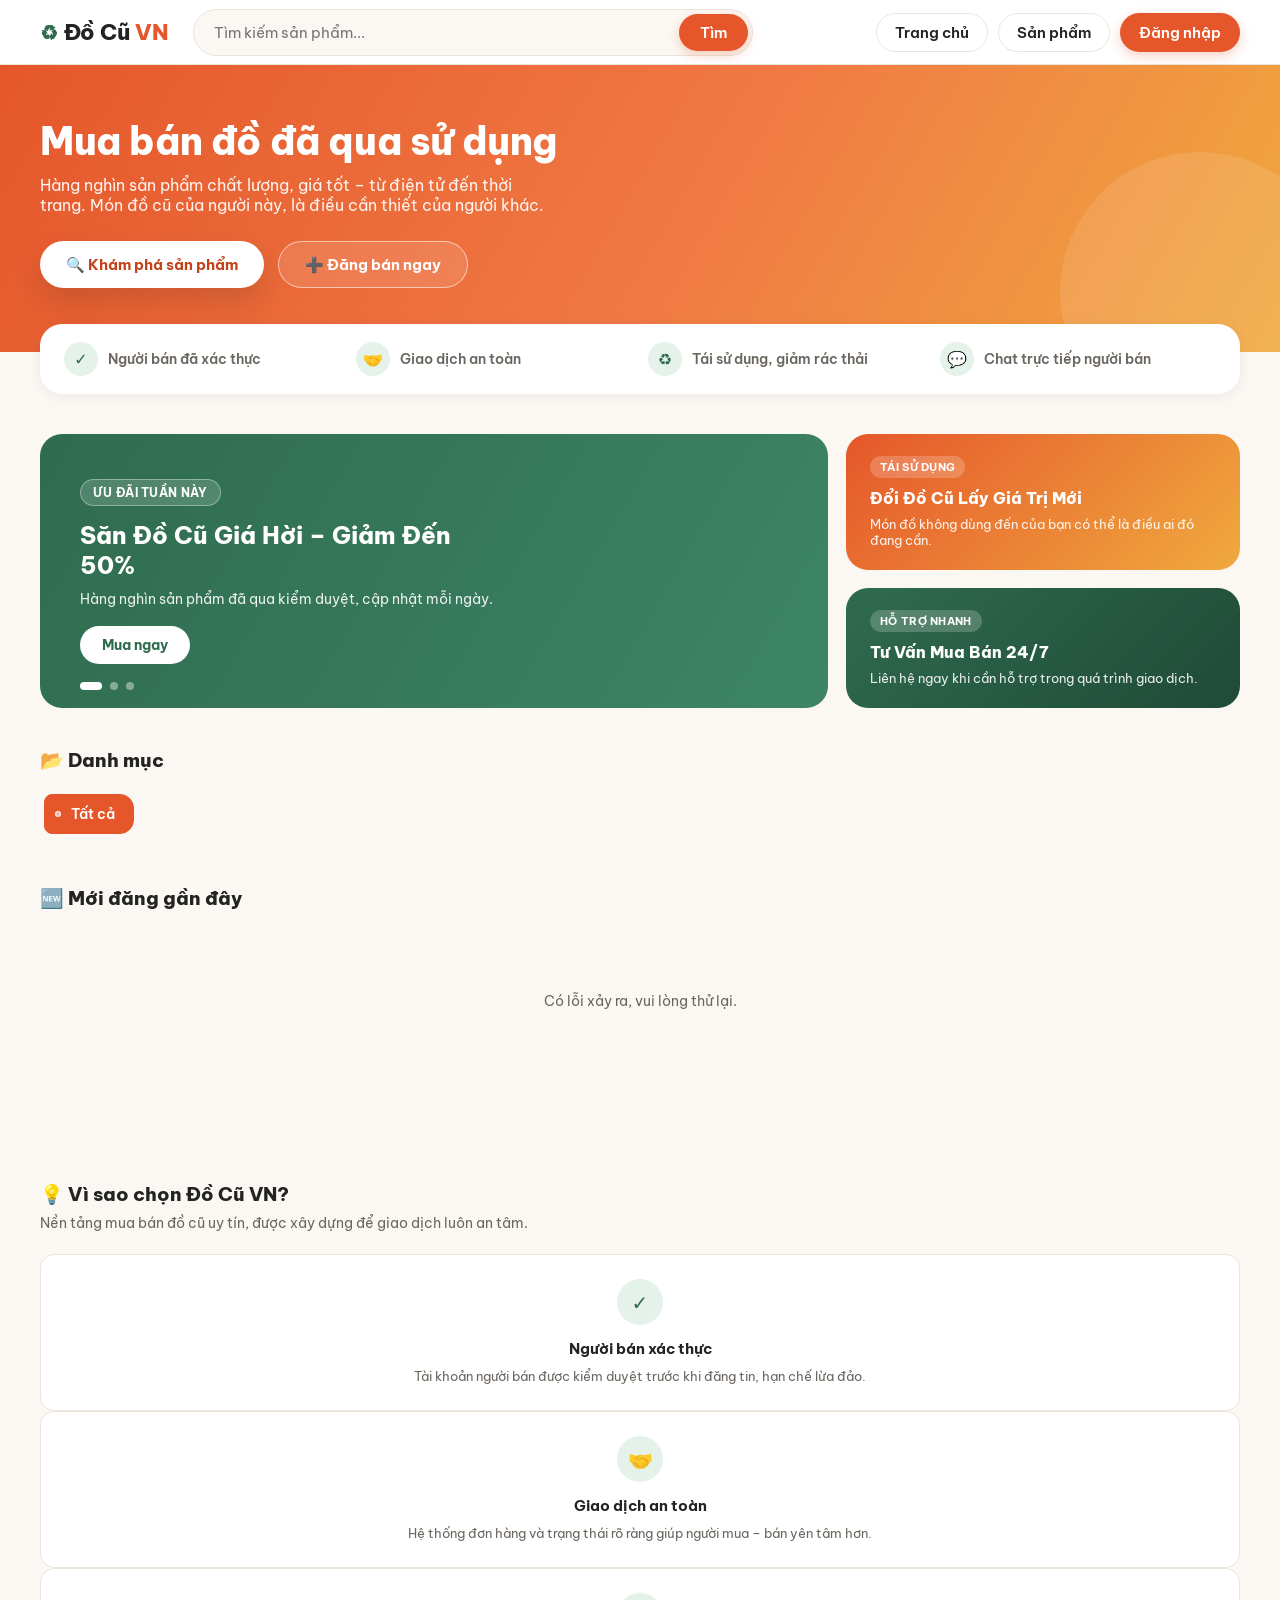
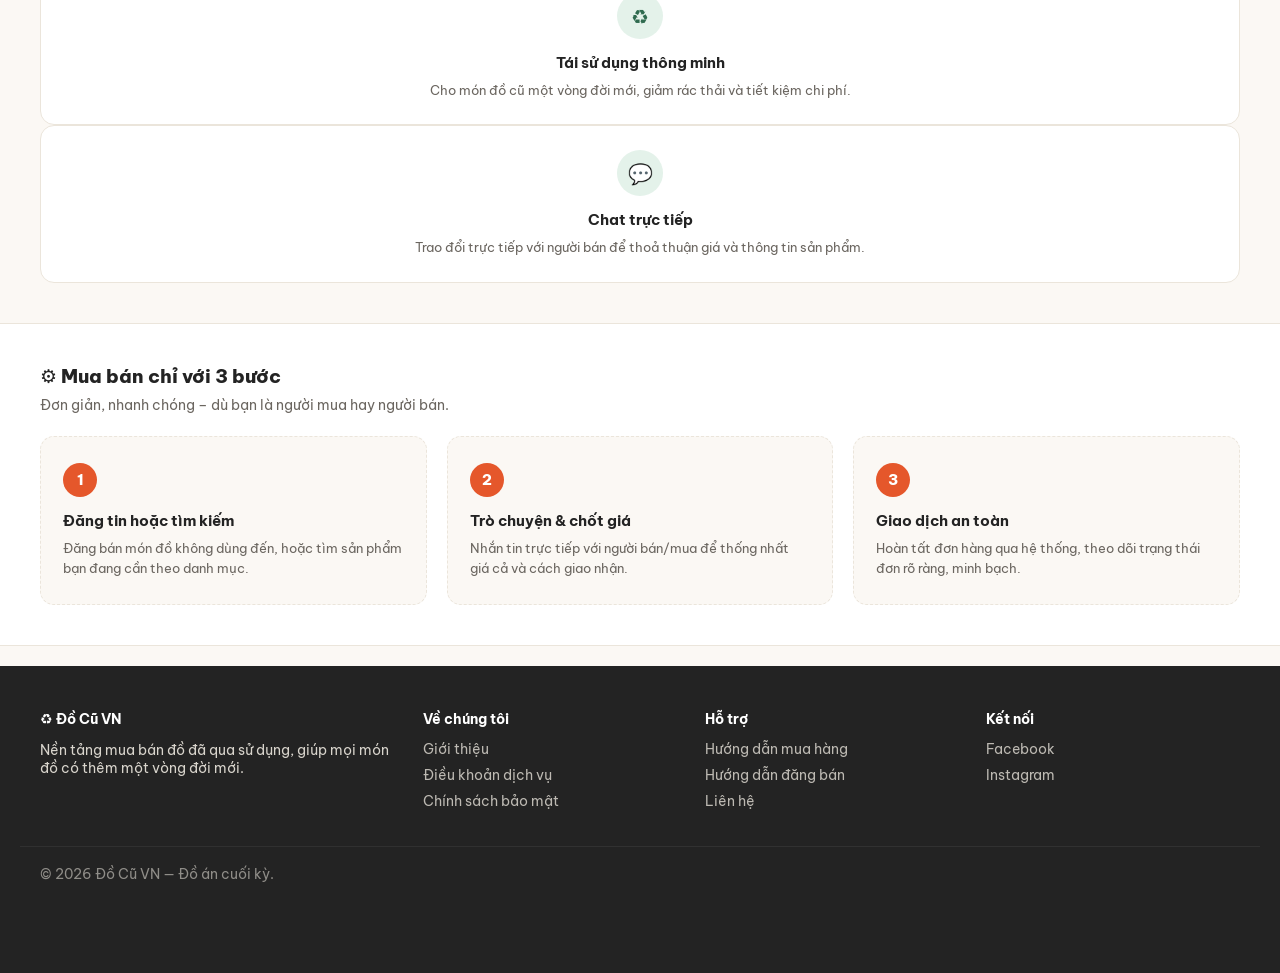
<file: index.html>
<!DOCTYPE html>
<html lang="vi">
<head>
    <meta charset="UTF-8">
    <meta name="viewport" content="width=device-width, initial-scale=1.0">
    <title>Đồ Cũ VN – Mua bán đồ đã qua sử dụng</title>
    <link rel="stylesheet" href="assets/css/style.css?v=4">
</head>
<body>


<header>
    <div class="header-inner">
        <a class="logo" href="index.html">Đồ Cũ<span>VN</span></a>

        <div class="header-search">
            <input type="text" id="header-search-input" placeholder="Tìm kiếm sản phẩm..." autocomplete="off"
                   onkeydown="if(event.key==='Enter') goSearch()">
            <button class="btn btn-primary" onclick="goSearch()">Tìm</button>
        </div>

        
        <button class="nav-toggle" id="nav-toggle" aria-label="Mở menu" onclick="toggleNav()">
            <span></span><span></span><span></span>
        </button>

        <nav class="header-nav" id="header-nav">
            <a href="index.html" class="btn btn-outline">Trang chủ</a>
            <a href="products.html" class="btn btn-outline">Sản phẩm</a>

            
            <a href="pages/login.html" class="btn btn-primary" id="nav-guest">Đăng nhập</a>

            
            <div class="nav-user-area" id="nav-user" style="display:none;">
                <a href="my-products.html" class="btn btn-outline" id="nav-my-orders" title="Tin đăng của tôi">📋 Tin đăng của tôi</a>
                <a href="pages/cart.php" class="nav-cart-btn" id="nav-cart" title="Giỏ hàng">
                    🛒
                    <span class="nav-cart-badge" id="nav-cart-count" style="display:none;">0</span>
                </a>
                <div class="nav-account" id="nav-account">
                    <button type="button" class="nav-account-btn" id="nav-account-btn" onclick="toggleAccountMenu(event)">
                        <span id="nav-username"></span>
                        <span class="nav-account-caret">▾</span>
                    </button>
                    <div class="nav-account-menu" id="nav-account-menu">
                        <a href="pages/dashboard.php">👤 Tài khoản của tôi</a>
                        <a href="pages/my-orders.php">🧾 Đơn mua</a>
                        <hr>
                        <a href="pages/logout.php">🚪 Đăng xuất</a>
                    </div>
                </div>
            </div>
        </nav>
    </div>
</header>


<section class="hero">
    <div class="container">
        <h1>Mua bán đồ đã qua sử dụng</h1>
        <p>Hàng nghìn sản phẩm chất lượng, giá tốt – từ điện tử đến thời trang. Món đồ cũ của người này, là điều cần thiết của người khác.</p>
        <div class="hero-cta">
            <a href="products.html" class="cta-primary">🔍 Khám phá sản phẩm</a>
            <a href="add-product.html" class="cta-outline">➕ Đăng bán ngay</a>
        </div>
    </div>
</section>


<div class="container">
    <div class="trust-strip">
        <div class="trust-item"><span class="dot">✓</span> Người bán đã xác thực</div>
        <div class="trust-item"><span class="dot">🤝</span> Giao dịch an toàn</div>
        <div class="trust-item"><span class="dot">♻</span> Tái sử dụng, giảm rác thải</div>
        <div class="trust-item"><span class="dot">💬</span> Chat trực tiếp người bán</div>
    </div>
</div>


<section class="section" style="padding-bottom:0;">
    <div class="container">
        <div class="promo-wrap">
            <div class="promo-carousel" id="promo-carousel">
                <div class="promo-slide active">
                    <span class="tag">ƯU ĐÃI TUẦN NÀY</span>
                    <h3>Săn Đồ Cũ Giá Hời – Giảm Đến 50%</h3>
                    <p>Hàng nghìn sản phẩm đã qua kiểm duyệt, cập nhật mỗi ngày.</p>
                    <a href="products.html">Mua ngay</a>
                </div>
                <div class="promo-slide">
                    <span class="tag">DÀNH CHO NGƯỜI BÁN</span>
                    <h3>Đăng Tin Miễn Phí – Bán Nhanh Trong 24H</h3>
                    <p>Tiếp cận hàng nghìn người mua tiềm năng chỉ trong vài phút.</p>
                    <a href="add-product.html">Đăng tin ngay</a>
                </div>
                <div class="promo-slide">
                    <span class="tag">THÀNH VIÊN MỚI</span>
                    <h3>Giao Dịch An Toàn – Hỗ Trợ Tận Tâm</h3>
                    <p>Đội ngũ hỗ trợ luôn sẵn sàng giúp bạn mua bán yên tâm.</p>
                    <a href="pages/register.php">Tạo tài khoản</a>
                </div>
                <div class="promo-dots" id="promo-dots"></div>
            </div>
            <div class="promo-side">
                <div class="promo-card c1">
                    <span class="tag">TÁI SỬ DỤNG</span>
                    <h4>Đổi Đồ Cũ Lấy Giá Trị Mới</h4>
                    <p>Món đồ không dùng đến của bạn có thể là điều ai đó đang cần.</p>
                </div>
                <div class="promo-card c2">
                    <span class="tag">HỖ TRỢ NHANH</span>
                    <h4>Tư Vấn Mua Bán 24/7</h4>
                    <p>Liên hệ ngay khi cần hỗ trợ trong quá trình giao dịch.</p>
                </div>
            </div>
        </div>
    </div>
</section>

<!-- DANH MỤC (giữ nguyên "thẻ giá" dashed – chi tiết đặc trưng của theme) -->
<section class="section">
    <div class="container">
        <div class="section-title">📂 Danh mục</div>
        <div class="category-list" id="category-list">
            <a href="products.html" class="category-chip active">Tất cả</a>
            <!-- Render động từ API -->
        </div>
    </div>
</section>

<!-- SẢN PHẨM MỚI NHẤT -->
<section class="section" style="padding-top:0;">
    <div class="container">
        <div class="section-title">🆕 Mới đăng gần đây</div>
        <div class="product-grid" id="product-grid">
            <div class="loading"><div class="spinner"></div><p>Đang tải sản phẩm...</p></div>
        </div>
        <div class="pagination" id="pagination"></div>
    </div>
</section>

<!-- VÌ SAO CHỌN ĐỒ CŨ VN -->
<section class="section">
    <div class="container">
        <div class="section-title">💡 Vì sao chọn Đồ Cũ VN?</div>
        <p class="section-sub">Nền tảng mua bán đồ cũ uy tín, được xây dựng để giao dịch luôn an tâm.</p>
        <div class="feature-grid">
            <div class="feature-card">
                <div class="f-icon">✓</div>
                <h4>Người bán xác thực</h4>
                <p>Tài khoản người bán được kiểm duyệt trước khi đăng tin, hạn chế lừa đảo.</p>
            </div>
            <div class="feature-card">
                <div class="f-icon">🤝</div>
                <h4>Giao dịch an toàn</h4>
                <p>Hệ thống đơn hàng và trạng thái rõ ràng giúp người mua – bán yên tâm hơn.</p>
            </div>
            <div class="feature-card">
                <div class="f-icon">♻</div>
                <h4>Tái sử dụng thông minh</h4>
                <p>Cho món đồ cũ một vòng đời mới, giảm rác thải và tiết kiệm chi phí.</p>
            </div>
            <div class="feature-card">
                <div class="f-icon">💬</div>
                <h4>Chat trực tiếp</h4>
                <p>Trao đổi trực tiếp với người bán để thoả thuận giá và thông tin sản phẩm.</p>
            </div>
        </div>
    </div>
</section>

<!-- CÁCH THỨC HOẠT ĐỘNG -->
<section class="section section-alt">
    <div class="container">
        <div class="section-title">⚙️ Mua bán chỉ với 3 bước</div>
        <p class="section-sub">Đơn giản, nhanh chóng – dù bạn là người mua hay người bán.</p>
        <div class="steps-grid">
            <div class="step-card">
                <div class="step-num">1</div>
                <h4>Đăng tin hoặc tìm kiếm</h4>
                <p>Đăng bán món đồ không dùng đến, hoặc tìm sản phẩm bạn đang cần theo danh mục.</p>
            </div>
            <div class="step-card">
                <div class="step-num">2</div>
                <h4>Trò chuyện & chốt giá</h4>
                <p>Nhắn tin trực tiếp với người bán/mua để thống nhất giá cả và cách giao nhận.</p>
            </div>
            <div class="step-card">
                <div class="step-num">3</div>
                <h4>Giao dịch an toàn</h4>
                <p>Hoàn tất đơn hàng qua hệ thống, theo dõi trạng thái đơn rõ ràng, minh bạch.</p>
            </div>
        </div>
    </div>
</section>

<!-- FOOTER -->
<footer>
    <div class="container footer-grid">
        <div>
            <h4>♻ Đồ Cũ VN</h4>
            <p>Nền tảng mua bán đồ đã qua sử dụng, giúp mọi món đồ có thêm một vòng đời mới.</p>
        </div>
        <div>
            <h4>Về chúng tôi</h4>
            <ul>
                <li>Giới thiệu</li>
                <li>Điều khoản dịch vụ</li>
                <li>Chính sách bảo mật</li>
            </ul>
        </div>
        <div>
            <h4>Hỗ trợ</h4>
            <ul>
                <li>Hướng dẫn mua hàng</li>
                <li>Hướng dẫn đăng bán</li>
                <li>Liên hệ</li>
            </ul>
        </div>
        <div>
            <h4>Kết nối</h4>
            <ul>
                <li>Facebook</li>
                <li>Instagram</li>
            </ul>
        </div>
    </div>
    <div class="container footer-bottom">
        © 2026 Đồ Cũ VN — Đồ án cuối kỳ.
    </div>
</footer>

<nav class="mobile-tabbar">
    <a href="index.html" class="active"><span class="tab-icon">🏠</span>Trang chủ</a>
    <a href="products.html"><span class="tab-icon">📂</span>Danh mục</a>
    <a href="add-product.html"><span class="tab-icon">➕</span>Đăng bán</a>
    <a href="pages/cart.php" id="tab-cart">
        <span class="tab-icon">🛒</span>Giỏ hàng
        <span class="tab-badge" id="tab-cart-count" style="display:none;">0</span>
    </a>
    <a href="pages/login.html" id="tab-account"><span class="tab-icon">👤</span>Tài khoản</a>
</nav>

<script src="assets/js/main.js"></script>
<script>
    
    function toggleNav(){
        document.getElementById('header-nav').classList.toggle('open');
    }

    
    function toggleAccountMenu(e){
        e.stopPropagation();
        document.getElementById('nav-account').classList.toggle('open');
    }

    
    document.addEventListener('click', function(e){
        const acc = document.getElementById('nav-account');
        if (acc && !acc.contains(e.target)) {
            acc.classList.remove('open');
        }
    });

    
    fetch('api/auth-check.php')
        .then(r => r.json())
        .then(data => {
            if (data.success && data.logged_in) {
                document.getElementById('nav-guest').style.display = 'none';
                document.getElementById('nav-user').style.display = 'flex';
                document.getElementById('nav-username').textContent =
                    (data.user.fullname || data.user.username);

                
                const tabAccount = document.getElementById('tab-account');
                tabAccount.href = 'pages/dashboard.php';
                tabAccount.innerHTML = '<span class="tab-icon">👤</span>' + (data.user.username);

                
                fetch('api/cart/count.php')
                    .then(r => r.json())
                    .then(c => {
                        if(c.success && c.count > 0){
                            const badge = document.getElementById('nav-cart-count');
                            badge.textContent = c.count;
                            badge.style.display = 'flex';

                            const tabBadge = document.getElementById('tab-cart-count');
                            tabBadge.textContent = c.count;
                            tabBadge.style.display = 'flex';
                        }
                    })
                    .catch(() => {});
            }
        })
        .catch(() => {  });

    
    function goSearch() {
        const q = document.getElementById('header-search-input').value.trim();
        if (q) window.location.href = `search.html?q=${encodeURIComponent(q)}`;
    }

    // Tải danh mục
    fetch('api/categories.php')
        .then(r => r.json())
        .then(data => {
            if (!data.success) return;
            const list = document.getElementById('category-list');
            data.data.forEach(c => {
                const a = document.createElement('a');
                a.href = `products.html?category_id=${c.id}`;
                a.className = 'category-chip';
                a.textContent = c.name;
                list.appendChild(a);
            });
        });

    // Tải sản phẩm mới nhất
    loadProducts('product-grid', 'pagination', { limit: 12 });

    // ---- Banner carousel tự động chạy ----
    (function initPromoCarousel(){
        const wrap = document.getElementById('promo-carousel');
        if (!wrap) return;
        const slides = wrap.querySelectorAll('.promo-slide');
        const dotsBox = document.getElementById('promo-dots');
        let current = 0;
        let timer = null;

        slides.forEach((_, i) => {
            const dot = document.createElement('span');
            if (i === 0) dot.classList.add('active');
            dot.addEventListener('click', () => goTo(i));
            dotsBox.appendChild(dot);
        });
        const dots = dotsBox.querySelectorAll('span');

        function goTo(i){
            slides[current].classList.remove('active');
            dots[current].classList.remove('active');
            current = i;
            slides[current].classList.add('active');
            dots[current].classList.add('active');
        }
        function next(){ goTo((current + 1) % slides.length); }
        function start(){ timer = setInterval(next, 4500); }

        start();
        wrap.addEventListener('mouseenter', () => clearInterval(timer));
        wrap.addEventListener('mouseleave', start);
    })();
</script>
</body>
</html>
</file>
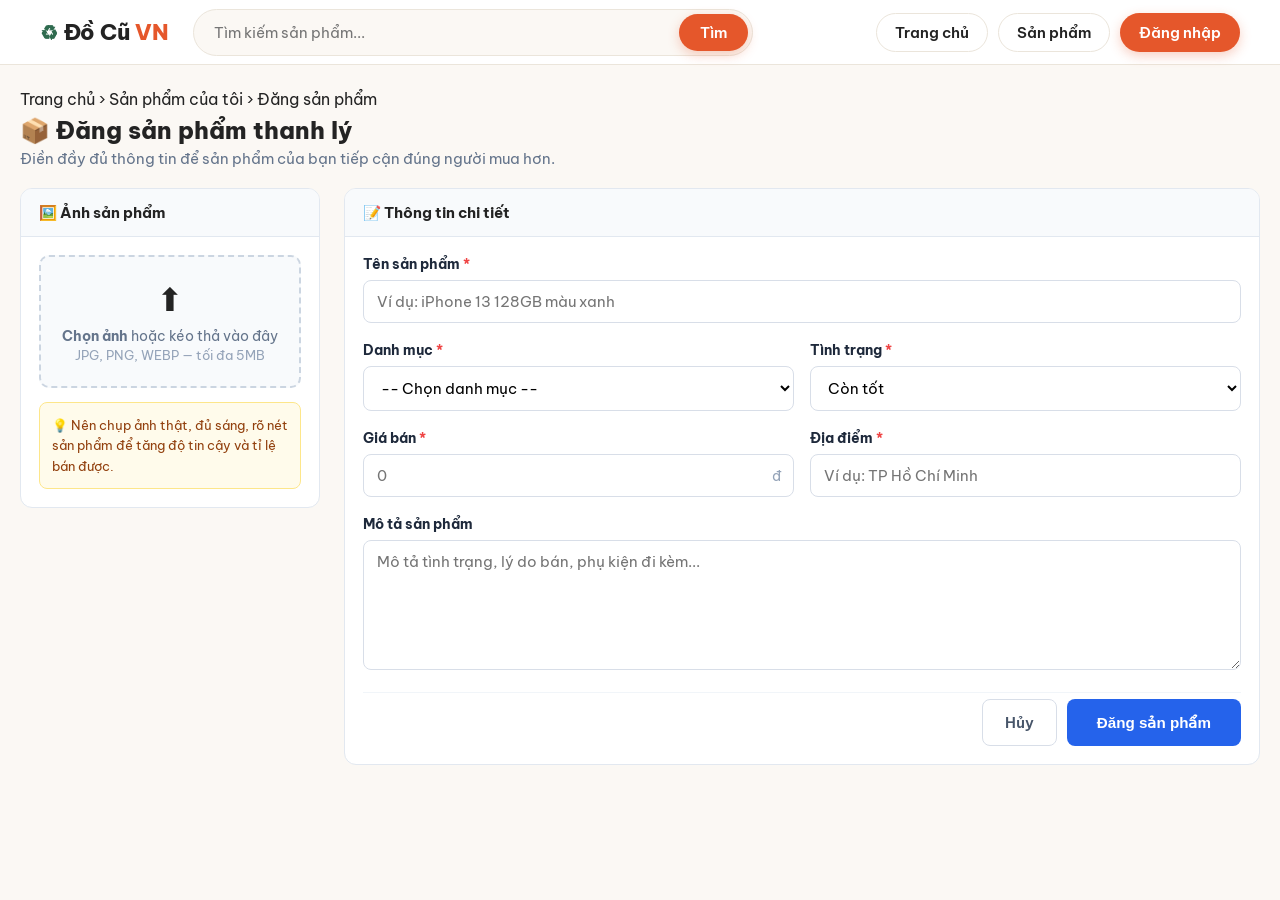
<file: add-product.html>
<!DOCTYPE html>
<html lang="vi">
<head>
<meta charset="UTF-8">
<meta name="viewport" content="width=device-width, initial-scale=1.0">
<title>Đăng sản phẩm – Đồ Cũ VN</title>
<link rel="stylesheet" href="assets/css/style.css">
<style>
   
    .ap-wrap{ padding:24px 0 60px; }
    .ap-head{ margin-bottom:20px; }
    .ap-head h1{ font-size:1.5rem; font-weight:800; margin:6px 0 4px; }
    .ap-head p{ color:#64748b; font-size:0.92rem; margin:0; }

    .ap-grid{
        display:grid;
        grid-template-columns:300px 1fr;
        gap:24px;
        align-items:start;
    }

    .ap-card{
        background:#fff;
        border:1px solid #e2e8f0;
        border-radius:12px;
        overflow:hidden;
    }
    .ap-card-head{
        background:#f8fafc;
        padding:14px 18px;
        font-weight:700;
        font-size:0.92rem;
        border-bottom:1px solid #e2e8f0;
    }
    .ap-card-body{ padding:18px; }

    
    .ap-drop{
        border:2px dashed #cbd5e1;
        border-radius:10px;
        padding:22px 14px;
        text-align:center;
        cursor:pointer;
        transition:.2s;
        background:#f8fafc;
    }
    .ap-drop:hover, .ap-drop.dragover{ border-color:#2563eb; background:#eff6ff; }
    .ap-drop .ap-drop-icon{ font-size:2rem; margin-bottom:6px; }
    .ap-drop p{ margin:2px 0; font-size:0.85rem; color:#64748b; }
    .ap-drop small{ color:#94a3b8; }
    .ap-preview{
        margin-top:14px;
        width:100%;
        aspect-ratio:4/3;
        object-fit:cover;
        border-radius:10px;
        display:none;
        border:1px solid #e2e8f0;
    }
    .ap-hint{
        margin-top:14px;
        background:#fffbeb;
        border:1px solid #fde68a;
        border-radius:8px;
        padding:12px;
        font-size:0.8rem;
        color:#92400e;
        line-height:1.6;
    }

    /* Form */
    .ap-row{ display:grid; grid-template-columns:1fr 1fr; gap:16px; }
    .ap-group{ margin-bottom:18px; }
    .ap-group label{
        display:block; font-weight:700; font-size:0.88rem;
        margin-bottom:7px; color:#1e293b;
    }
    .ap-group .req{ color:#ef4444; }
    .ap-group input,
    .ap-group select,
    .ap-group textarea{
        width:100%;
        padding:11px 13px;
        border:1px solid #d8dee8;
        border-radius:8px;
        font-size:0.92rem;
        font-family:inherit;
        box-sizing:border-box;
        transition:.15s;
        background:#fff;
    }
    .ap-group input:focus,
    .ap-group select:focus,
    .ap-group textarea:focus{
        outline:none; border-color:#2563eb; box-shadow:0 0 0 3px rgba(37,99,235,.12);
    }
    .ap-group textarea{ resize:vertical; min-height:130px; }
    .ap-price-wrap{ position:relative; }
    .ap-price-wrap span{
        position:absolute; right:13px; top:50%; transform:translateY(-50%);
        color:#94a3b8; font-size:0.85rem; pointer-events:none;
    }

    .ap-actions{
        display:flex; gap:10px; justify-content:flex-end;
        padding-top:6px; border-top:1px solid #f1f5f9; margin-top:4px;
    }
    .ap-btn-submit{
        background:#2563eb; color:#fff; border:none;
        padding:13px 30px; border-radius:8px;
        font-size:0.95rem; font-weight:700; cursor:pointer;
        transition:.15s;
    }
    .ap-btn-submit:hover{ background:#1d4ed8; }
    .ap-btn-submit:disabled{ background:#93c5fd; cursor:not-allowed; }
    .ap-btn-cancel{
        background:#fff; color:#475569; border:1px solid #d8dee8;
        padding:13px 22px; border-radius:8px; font-size:0.95rem;
        font-weight:600; cursor:pointer; text-decoration:none; display:inline-flex;
        align-items:center;
    }
    .ap-btn-cancel:hover{ background:#f1f5f9; }

    #ap-message{ margin-top:14px; font-size:0.88rem; font-weight:600; display:none; padding:12px 14px; border-radius:8px; }
    #ap-message.success{ display:block; background:#f0fdf4; color:#16a34a; border:1px solid #bbf7d0; }
    #ap-message.error{ display:block; background:#fef2f2; color:#dc2626; border:1px solid #fecaca; }

    @media (max-width:760px){
        .ap-grid{ grid-template-columns:1fr; }
        .ap-row{ grid-template-columns:1fr; }
    }
</style>
</head>
<body>

<header>
    <div class="header-inner">
        <a class="logo" href="index.html">Đồ Cũ<span>VN</span></a>
        <div class="header-search">
            <input type="text" id="header-search-input" placeholder="Tìm kiếm sản phẩm..." autocomplete="off"
                   onkeydown="if(event.key==='Enter') goSearch()">
            <button class="btn btn-primary" onclick="goSearch()">Tìm</button>
        </div>
        <nav class="header-nav">
            <a href="index.html" class="btn btn-outline">Trang chủ</a>
            <a href="products.html" class="btn btn-outline">Sản phẩm</a>
            <a href="pages/login.html" class="btn btn-primary" id="nav-guest">Đăng nhập</a>
            <div class="nav-user-area" id="nav-user" style="display:none;">
                <a href="pages/cart.php" class="nav-cart-btn" id="nav-cart" title="Đơn hàng của tôi">
                    🛒
                    <span class="nav-cart-badge" id="nav-cart-count" style="display:none;">0</span>
                </a>
                <span class="nav-username" id="nav-username"></span>
                <a href="pages/logout.php" class="btn btn-outline" id="nav-logout">Đăng xuất</a>
            </div>
        </nav>
    </div>
</header>

<div class="container ap-wrap">

    <nav class="breadcrumb">
        <a href="index.html">Trang chủ</a> ›
        <a href="my-products.html">Sản phẩm của tôi</a> ›
        <span>Đăng sản phẩm</span>
    </nav>

    <div class="ap-head">
        <h1>📦 Đăng sản phẩm thanh lý</h1>
        <p>Điền đầy đủ thông tin để sản phẩm của bạn tiếp cận đúng người mua hơn.</p>
    </div>

    <form id="addProductForm" action="add.php" method="POST" enctype="multipart/form-data">
    <div class="ap-grid">

       
        <div class="ap-card">
            <div class="ap-card-head">🖼️ Ảnh sản phẩm</div>
            <div class="ap-card-body">
                <label class="ap-drop" id="dropZone">
                    <div class="ap-drop-icon">⬆️</div>
                    <p><strong>Chọn ảnh</strong> hoặc kéo thả vào đây</p>
                    <small>JPG, PNG, WEBP — tối đa 5MB</small>
                    <input type="file" name="image" id="image" accept="image/*" required style="display:none;">
                </label>
                <img id="previewImg" class="ap-preview" alt="Xem trước ảnh sản phẩm">
                <div class="ap-hint">
                    💡 Nên chụp ảnh thật, đủ sáng, rõ nét sản phẩm để tăng độ tin cậy và tỉ lệ bán được.
                </div>
            </div>
        </div>

       
        <div class="ap-card">
            <div class="ap-card-head">📝 Thông tin chi tiết</div>
            <div class="ap-card-body">

                <div class="ap-group">
                    <label>Tên sản phẩm <span class="req">*</span></label>
                    <input type="text" name="title" maxlength="255" placeholder="Ví dụ: iPhone 13 128GB màu xanh" required>
                </div>

                <div class="ap-row">
                    <div class="ap-group">
                        <label>Danh mục <span class="req">*</span></label>
                        <select name="category_id" id="category_id" required>
                            <option value="">-- Chọn danh mục --</option>
                        </select>
                    </div>
                    <div class="ap-group">
                        <label>Tình trạng <span class="req">*</span></label>
                        <select name="condition_item" required>
                            <option value="new">Mới</option>
                            <option value="like_new">Như mới</option>
                            <option value="good" selected>Còn tốt</option>
                            <option value="fair">Khá cũ</option>
                        </select>
                    </div>
                </div>

                <div class="ap-row">
                    <div class="ap-group">
                        <label>Giá bán <span class="req">*</span></label>
                        <div class="ap-price-wrap">
                            <input type="number" name="price" min="1000" step="1000" placeholder="0" required>
                            <span>đ</span>
                        </div>
                    </div>
                    <div class="ap-group">
                        <label>Địa điểm <span class="req">*</span></label>
                        <input type="text" name="location" placeholder="Ví dụ: TP Hồ Chí Minh" required>
                    </div>
                </div>

                <div class="ap-group">
                    <label>Mô tả sản phẩm</label>
                    <textarea name="description" placeholder="Mô tả tình trạng, lý do bán, phụ kiện đi kèm..."></textarea>
                </div>

                <div class="ap-actions">
                    <a href="my-products.html" class="ap-btn-cancel">Hủy</a>
                    <button type="submit" class="ap-btn-submit" id="submitBtn">Đăng sản phẩm</button>
                </div>

                <div id="ap-message"></div>
            </div>
        </div>

    </div>
    </form>

</div>

<script>
    function goSearch() {
        const q = document.getElementById('header-search-input').value.trim();
        if (q) window.location.href = `search.html?q=${encodeURIComponent(q)}`;
    }

    // Kiểm tra đăng nhập
    fetch('api/auth-check.php')
        .then(r => r.json())
        .then(data => {
            if (data.success && data.logged_in) {
                document.getElementById('nav-guest').style.display = 'none';
                document.getElementById('nav-user').style.display = 'flex';
                document.getElementById('nav-username').textContent =
                    '👤 ' + (data.user.fullname || data.user.username);
            } else {
                window.location.href = `pages/login.html?redirect=${encodeURIComponent('add-product.html')}`;
            }
        })
        .catch(() => {});

    // Tải danh mục
    fetch('api/categories.php')
        .then(res => res.json())
        .then(data => {
            if (!data.success) return;
            const select = document.getElementById('category_id');
            data.data.forEach(cat => {
                const option = document.createElement('option');
                option.value = cat.id;
                option.textContent = cat.name;
                select.appendChild(option);
            });
        })
        .catch(err => console.log(err));

    // Ảnh: preview + kéo thả
    const dropZone   = document.getElementById('dropZone');
    const imageInput = document.getElementById('image');
    const previewImg = document.getElementById('previewImg');

    function showPreview(file) {
        if (!file) { previewImg.style.display = 'none'; return; }
        previewImg.src = URL.createObjectURL(file);
        previewImg.style.display = 'block';
    }

    imageInput.addEventListener('change', function () { showPreview(this.files[0]); });

    ['dragenter', 'dragover'].forEach(evt =>
        dropZone.addEventListener(evt, e => { e.preventDefault(); dropZone.classList.add('dragover'); })
    );
    ['dragleave', 'drop'].forEach(evt =>
        dropZone.addEventListener(evt, e => { e.preventDefault(); dropZone.classList.remove('dragover'); })
    );
    dropZone.addEventListener('drop', e => {
        const file = e.dataTransfer.files[0];
        if (file) { imageInput.files = e.dataTransfer.files; showPreview(file); }
    });

    // Submit qua AJAX để hiện thông báo đẹp thay vì reload trang
    document.getElementById('addProductForm').addEventListener('submit', async function (e) {
        e.preventDefault();
        const msgBox = document.getElementById('ap-message');
        const btn = document.getElementById('submitBtn');
        msgBox.className = '';
        msgBox.style.display = 'none';
        btn.disabled = true;
        btn.textContent = 'Đang đăng...';

        try {
            const res = await fetch('add.php', { method: 'POST', body: new FormData(this), credentials: 'include' });
            const data = await res.json();

            msgBox.className = data.success ? 'success' : 'error';
            msgBox.textContent = data.message || (data.success ? 'Đăng sản phẩm thành công!' : 'Có lỗi xảy ra.');

            if (data.success) {
                setTimeout(() => { window.location.href = 'my-products.html'; }, 900);
            } else {
                btn.disabled = false;
                btn.textContent = 'Đăng sản phẩm';
            }
        } catch (err) {
            msgBox.className = 'error';
            msgBox.textContent = 'Không thể kết nối máy chủ, vui lòng thử lại.';
            btn.disabled = false;
            btn.textContent = 'Đăng sản phẩm';
        }
    });
</script>

</body>
</html>
</file>
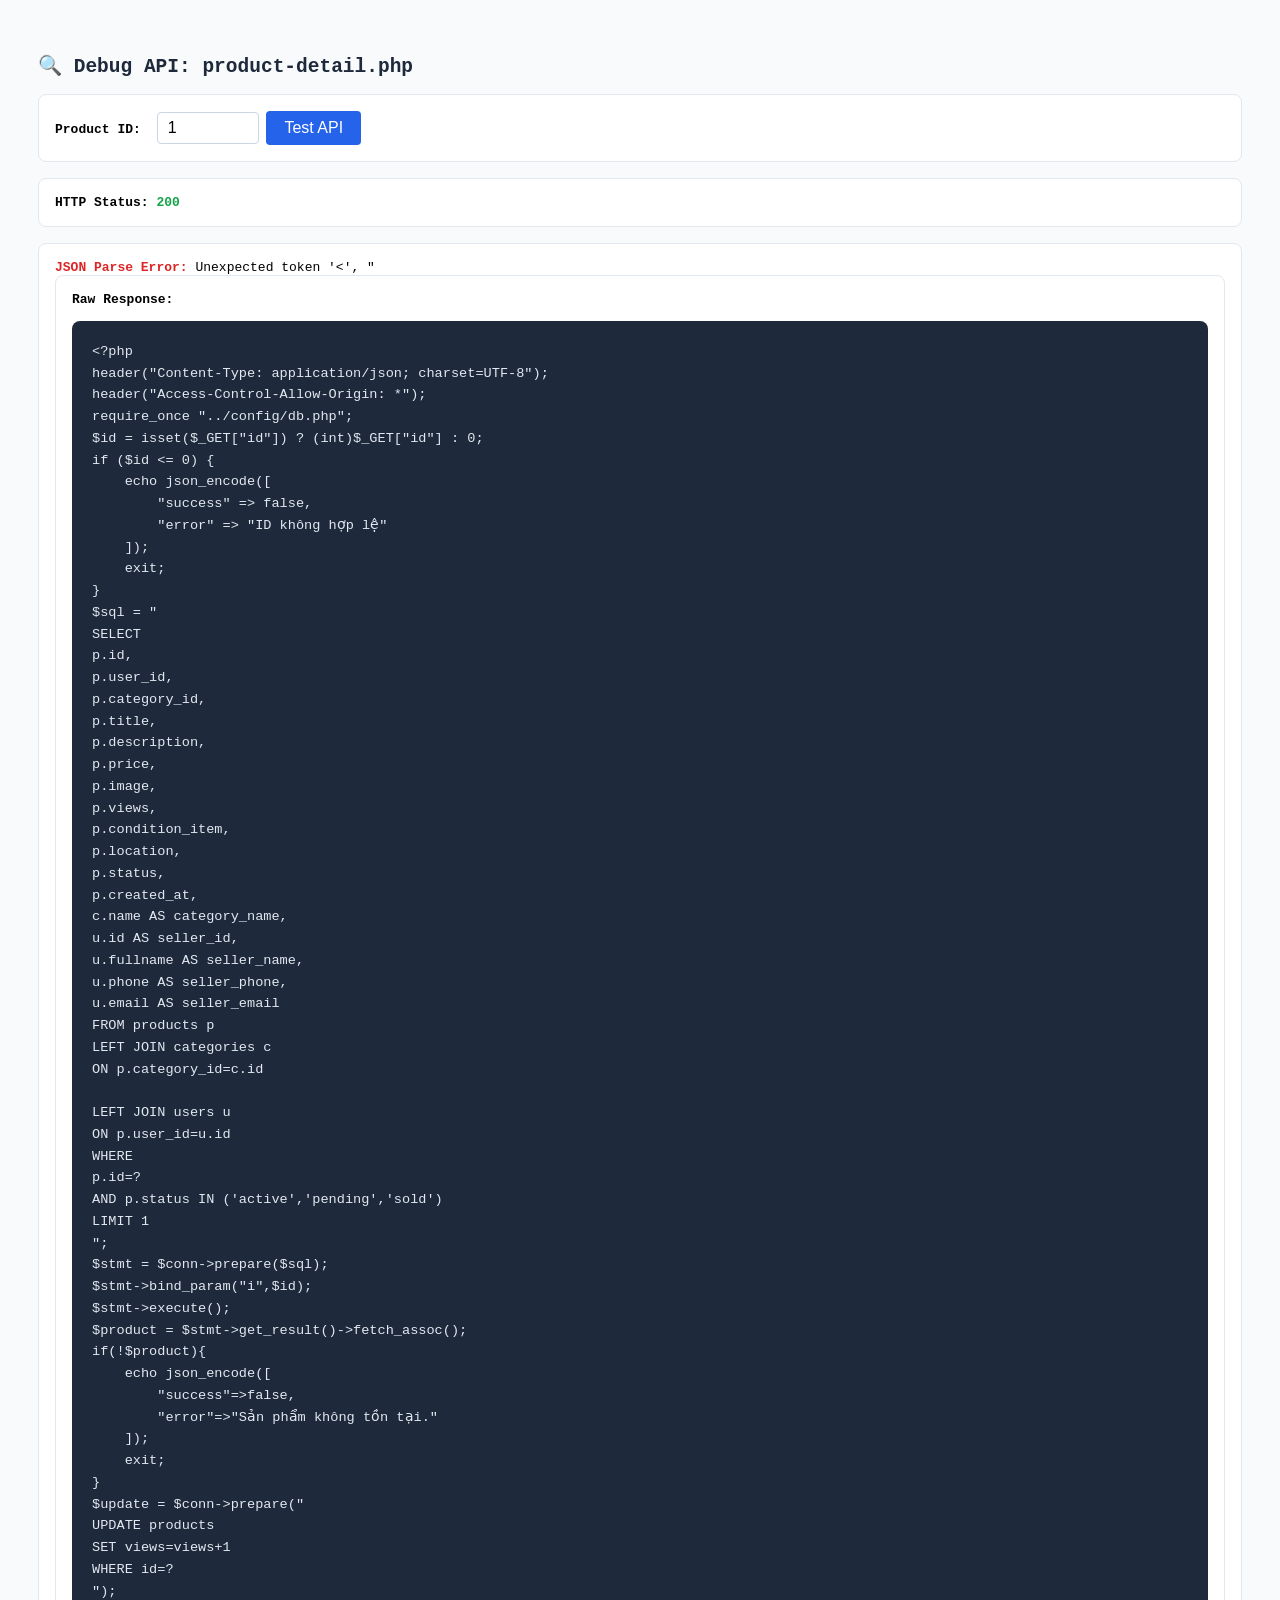
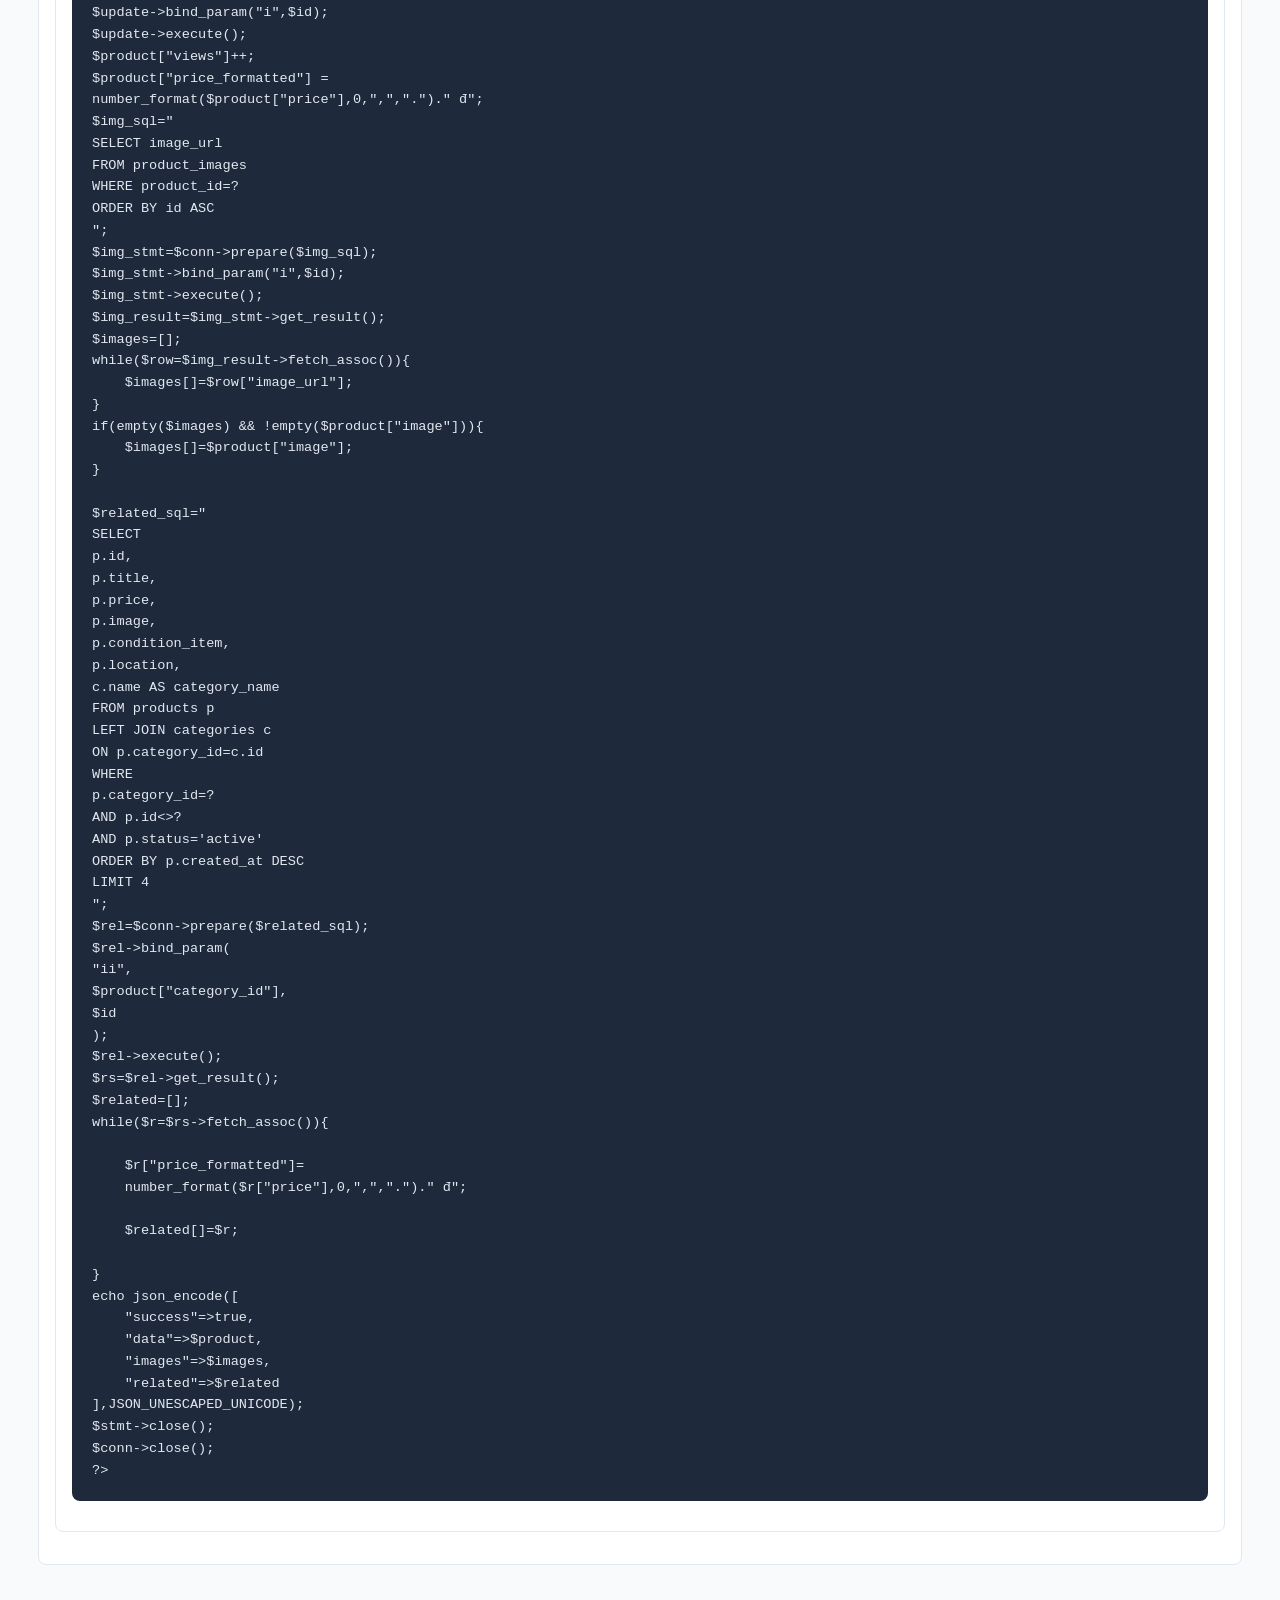
<file: debug-detail.html>
<!DOCTYPE html>
<html lang="vi">
<head>
    <meta charset="UTF-8">
    <title>Debug – Product Detail API</title>
    <style>
        body { font-family: monospace; padding: 30px; background: #f8fafc; }
        h2 { color: #1e293b; }
        .ok  { color: #16a34a; font-weight: bold; }
        .err { color: #dc2626; font-weight: bold; }
        pre  { background: #1e293b; color: #e2e8f0; padding: 20px; border-radius: 8px; overflow-x: auto; font-size: 0.85rem; line-height: 1.6; }
        .box { background: #fff; border: 1px solid #e2e8f0; border-radius: 8px; padding: 16px; margin-bottom: 16px; }
        label { font-weight: bold; margin-right: 8px; }
        input { padding: 6px 10px; border: 1px solid #cbd5e1; border-radius: 4px; font-size: 1rem; width: 80px; }
        button { padding: 8px 18px; background: #2563eb; color: #fff; border: none; border-radius: 4px; cursor: pointer; font-size: 1rem; }
    </style>
</head>
<body>
<h2>🔍 Debug API: product-detail.php</h2>

<div class="box">
    <label>Product ID:</label>
    <input type="number" id="pid" value="1" min="1">
    <button onclick="test()">Test API</button>
</div>

<div id="result"></div>

<script>
function test() {
    const id  = document.getElementById('pid').value;
    const out = document.getElementById('result');
    out.innerHTML = '<p>Đang gọi API...</p>';

    fetch(`api/product-detail.php?id=${id}`)
        .then(r => {
            const status = r.status;
            return r.text().then(text => ({ status, text }));
        })
        .then(({ status, text }) => {
            let parsed = null;
            let parseErr = '';
            try { parsed = JSON.parse(text); } catch(e) { parseErr = e.message; }

            let html = `<div class="box"><b>HTTP Status:</b> <span class="${status === 200 ? 'ok' : 'err'}">${status}</span></div>`;

            if (parseErr) {
                html += `<div class="box"><b class="err">JSON Parse Error:</b> ${parseErr}</div>`;
                html += `<div class="box"><b>Raw Response:</b><pre>${escHtml(text)}</pre></div>`;
            } else if (!parsed.success) {
                html += `<div class="box"><b class="err">API Error:</b> ${escHtml(parsed.error || 'Unknown')}</div>`;
                html += `<div class="box"><b>Full Response:</b><pre>${escHtml(JSON.stringify(parsed, null, 2))}</pre></div>`;
            } else {
                const p = parsed.data;
                html += `<div class="box">
                    <b class="ok">✅ API OK</b><br><br>
                    <b>ID:</b> ${p.id}<br>
                    <b>Tiêu đề:</b> ${escHtml(p.title)}<br>
                    <b>Giá:</b> ${p.price_formatted}<br>
                    <b>Danh mục:</b> ${escHtml(p.category_name)}<br>
                    <b>Người bán:</b> ${escHtml(p.seller_name)}<br>
                    <b>Ảnh (images[]):</b> ${parsed.images.length} ảnh<br>
                    <b>Sản phẩm liên quan:</b> ${parsed.related.length} sản phẩm<br>
                    <b>Mô tả (${p.description ? p.description.length : 0} ký tự):</b><br>
                    <pre style="margin-top:8px;">${escHtml((p.description || '(trống)').substring(0, 300))}...</pre>
                </div>`;
                html += `<div class="box"><b>Full JSON:</b><pre>${escHtml(JSON.stringify(parsed, null, 2))}</pre></div>`;
            }

            out.innerHTML = html;
        })
        .catch(err => {
            out.innerHTML = `<div class="box"><b class="err">Fetch Error:</b> ${err.message}</div>`;
        });
}

function escHtml(str) {
    return String(str || '')
        .replace(/&/g,'&amp;').replace(/</g,'&lt;').replace(/>/g,'&gt;');
}

// Tự động test khi load
window.onload = test;
</script>
</body>
</html>
</file>
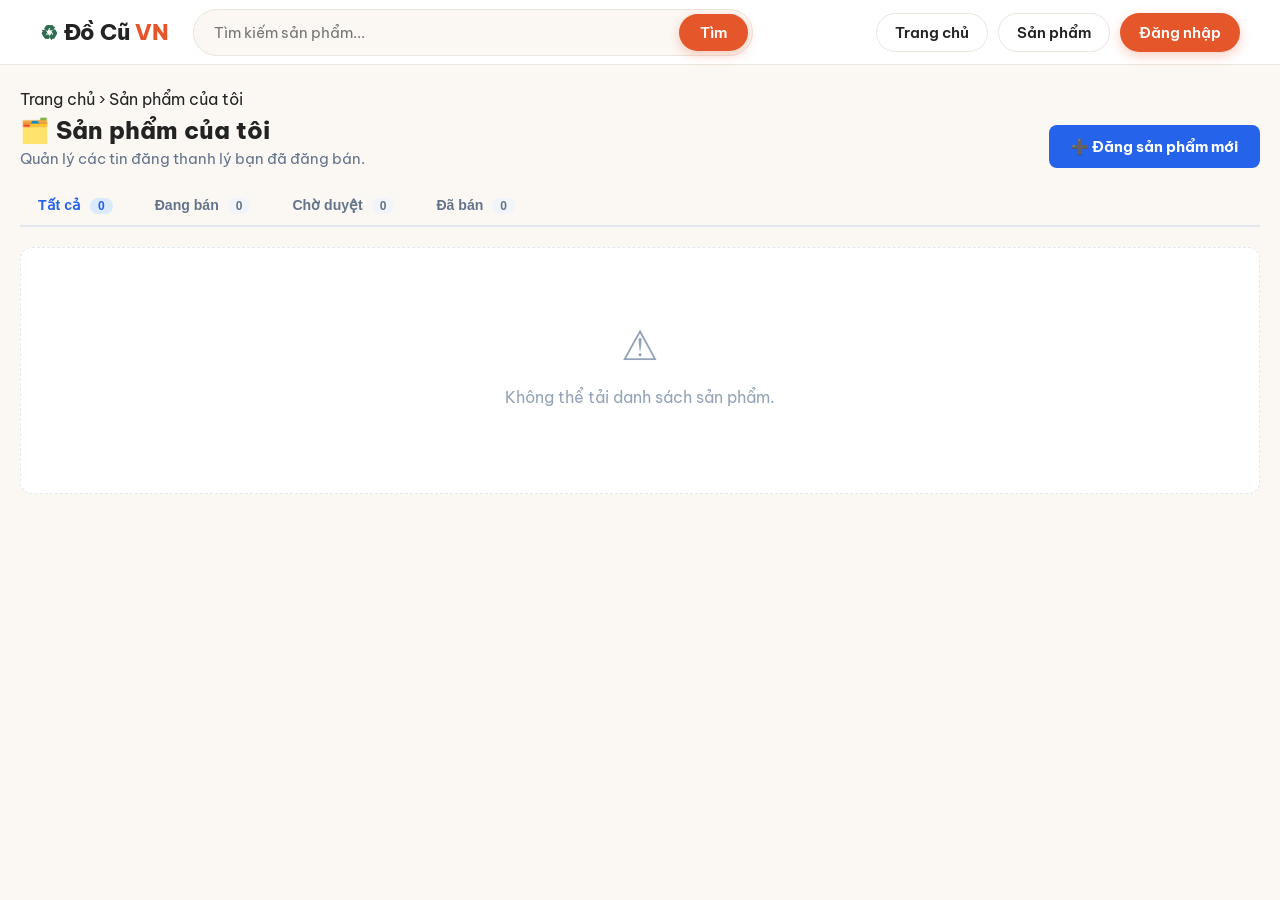
<file: edit-product.html>
<!DOCTYPE html>
<html lang="vi">
<head>
<meta charset="UTF-8">
<meta name="viewport" content="width=device-width, initial-scale=1.0">
<title>Sửa sản phẩm – Đồ Cũ VN</title>
<link rel="stylesheet" href="assets/css/style.css">
<style>
    
    .ap-wrap{ padding:24px 0 60px; }
    .ap-head{ margin-bottom:20px; }
    .ap-head h1{ font-size:1.5rem; font-weight:800; margin:6px 0 4px; }
    .ap-head p{ color:#64748b; font-size:0.92rem; margin:0; }

    .ap-grid{ display:grid; grid-template-columns:300px 1fr; gap:24px; align-items:start; }

    .ap-card{ background:#fff; border:1px solid #e2e8f0; border-radius:12px; overflow:hidden; }
    .ap-card-head{ background:#f8fafc; padding:14px 18px; font-weight:700; font-size:0.92rem; border-bottom:1px solid #e2e8f0; }
    .ap-card-body{ padding:18px; }

    .ap-drop{
        border:2px dashed #cbd5e1; border-radius:10px; padding:22px 14px;
        text-align:center; cursor:pointer; transition:.2s; background:#f8fafc;
    }
    .ap-drop:hover, .ap-drop.dragover{ border-color:#2563eb; background:#eff6ff; }
    .ap-drop .ap-drop-icon{ font-size:2rem; margin-bottom:6px; }
    .ap-drop p{ margin:2px 0; font-size:0.85rem; color:#64748b; }
    .ap-drop small{ color:#94a3b8; }
    .ap-preview{
        margin-top:14px; width:100%; aspect-ratio:4/3; object-fit:cover;
        border-radius:10px; display:none; border:1px solid #e2e8f0;
    }
    .ap-hint{
        margin-top:14px; background:#eff6ff; border:1px solid #bfdbfe; border-radius:8px;
        padding:12px; font-size:0.8rem; color:#1e40af; line-height:1.6;
    }

    .ap-row{ display:grid; grid-template-columns:1fr 1fr; gap:16px; }
    .ap-group{ margin-bottom:18px; }
    .ap-group label{ display:block; font-weight:700; font-size:0.88rem; margin-bottom:7px; color:#1e293b; }
    .ap-group .req{ color:#ef4444; }
    .ap-group input, .ap-group select, .ap-group textarea{
        width:100%; padding:11px 13px; border:1px solid #d8dee8; border-radius:8px;
        font-size:0.92rem; font-family:inherit; box-sizing:border-box; transition:.15s; background:#fff;
    }
    .ap-group input:focus, .ap-group select:focus, .ap-group textarea:focus{
        outline:none; border-color:#2563eb; box-shadow:0 0 0 3px rgba(37,99,235,.12);
    }
    .ap-group textarea{ resize:vertical; min-height:130px; }
    .ap-price-wrap{ position:relative; }
    .ap-price-wrap span{ position:absolute; right:13px; top:50%; transform:translateY(-50%); color:#94a3b8; font-size:0.85rem; pointer-events:none; }

    .ap-actions{ display:flex; gap:10px; justify-content:flex-end; padding-top:6px; border-top:1px solid #f1f5f9; margin-top:4px; }
    .ap-btn-submit{ background:#2563eb; color:#fff; border:none; padding:13px 30px; border-radius:8px; font-size:0.95rem; font-weight:700; cursor:pointer; transition:.15s; }
    .ap-btn-submit:hover{ background:#1d4ed8; }
    .ap-btn-submit:disabled{ background:#93c5fd; cursor:not-allowed; }
    .ap-btn-cancel{
        background:#fff; color:#475569; border:1px solid #d8dee8; padding:13px 22px; border-radius:8px;
        font-size:0.95rem; font-weight:600; cursor:pointer; text-decoration:none; display:inline-flex; align-items:center;
    }
    .ap-btn-cancel:hover{ background:#f1f5f9; }

    #ap-message{ margin-top:14px; font-size:0.88rem; font-weight:600; display:none; padding:12px 14px; border-radius:8px; }
    #ap-message.success{ display:block; background:#f0fdf4; color:#16a34a; border:1px solid #bbf7d0; }
    #ap-message.error{ display:block; background:#fef2f2; color:#dc2626; border:1px solid #fecaca; }

    .ap-skel{ padding:60px 0; text-align:center; color:#94a3b8; }

    @media (max-width:760px){
        .ap-grid{ grid-template-columns:1fr; }
        .ap-row{ grid-template-columns:1fr; }
    }
</style>
</head>
<body>

<header>
    <div class="header-inner">
        <a class="logo" href="index.html">Đồ Cũ<span>VN</span></a>
        <div class="header-search">
            <input type="text" id="header-search-input" placeholder="Tìm kiếm sản phẩm..." autocomplete="off"
                   onkeydown="if(event.key==='Enter') goSearch()">
            <button class="btn btn-primary" onclick="goSearch()">Tìm</button>
        </div>
        <nav class="header-nav">
            <a href="index.html" class="btn btn-outline">Trang chủ</a>
            <a href="products.html" class="btn btn-outline">Sản phẩm</a>
            <a href="pages/login.html" class="btn btn-primary" id="nav-guest">Đăng nhập</a>
            <div class="nav-user-area" id="nav-user" style="display:none;">
                <a href="pages/cart.php" class="nav-cart-btn" id="nav-cart" title="Đơn hàng của tôi">
                    🛒
                    <span class="nav-cart-badge" id="nav-cart-count" style="display:none;">0</span>
                </a>
                <span class="nav-username" id="nav-username"></span>
                <a href="pages/logout.php" class="btn btn-outline" id="nav-logout">Đăng xuất</a>
            </div>
        </nav>
    </div>
</header>

<div class="container ap-wrap">

    <nav class="breadcrumb">
        <a href="index.html">Trang chủ</a> ›
        <a href="my-products.html">Sản phẩm của tôi</a> ›
        <span>Sửa sản phẩm</span>
    </nav>

    <div class="ap-head">
        <h1>✏️ Sửa sản phẩm thanh lý</h1>
        <p>Cập nhật thông tin sản phẩm — để trống ô ảnh nếu muốn giữ ảnh cũ.</p>
    </div>

    <div id="loadingState" class="ap-skel">Đang tải thông tin sản phẩm...</div>

    <form id="editProductForm" enctype="multipart/form-data" style="display:none;">
        <input type="hidden" id="product_id" name="product_id">

        <div class="ap-grid">

            <!-- CỘT TRÁI: ẢNH -->
            <div class="ap-card">
                <div class="ap-card-head">🖼️ Ảnh sản phẩm</div>
                <div class="ap-card-body">
                    <label class="ap-drop" id="dropZone">
                        <div class="ap-drop-icon">⬆️</div>
                        <p><strong>Chọn ảnh mới</strong> hoặc kéo thả vào đây</p>
                        <small>JPG, PNG, WEBP — tối đa 5MB</small>
                        <input type="file" id="image" name="image" accept="image/png, image/jpeg, image/webp" style="display:none;">
                    </label>
                    <img id="previewImg" class="ap-preview" alt="Ảnh sản phẩm">
                    <div class="ap-hint">💡 Bỏ trống mục chọn ảnh nếu bạn muốn giữ nguyên ảnh hiện tại.</div>
                </div>
            </div>

            
            <div class="ap-card">
                <div class="ap-card-head">📝 Thông tin chi tiết</div>
                <div class="ap-card-body">

                    <div class="ap-group">
                        <label>Tên sản phẩm <span class="req">*</span></label>
                        <input type="text" id="title" name="title" maxlength="255" required>
                    </div>

                    <div class="ap-row">
                        <div class="ap-group">
                            <label>Danh mục <span class="req">*</span></label>
                            <select id="category_id" name="category_id" required>
                                <option value="">-- Chọn danh mục --</option>
                            </select>
                        </div>
                        <div class="ap-group">
                            <label>Tình trạng</label>
                            <select id="condition_item" name="condition_item">
                                <option value="new">Mới</option>
                                <option value="like_new">Như mới</option>
                                <option value="good">Còn tốt</option>
                                <option value="fair">Khá cũ</option>
                            </select>
                        </div>
                    </div>

                    <div class="ap-row">
                        <div class="ap-group">
                            <label>Giá bán <span class="req">*</span></label>
                            <div class="ap-price-wrap">
                                <input type="number" id="price" name="price" min="0" step="1000" required>
                                <span>đ</span>
                            </div>
                        </div>
                        <div class="ap-group">
                            <label>Trạng thái đăng bán</label>
                            <select id="status" name="status">
                                <option value="active">Đang bán</option>
                                <option value="sold">Đã bán</option>
                            </select>
                            <div id="statusLockedNote" style="display:none; font-size:0.78rem; color:#92400e; background:#fffbeb; border:1px solid #fde68a; border-radius:6px; padding:8px 10px; margin-top:8px;"></div>
                        </div>
                    </div>

                    <div class="ap-group">
                        <label>Mô tả sản phẩm</label>
                        <textarea id="description" name="description"></textarea>
                    </div>

                    <div class="ap-actions">
                        <a href="my-products.html" class="ap-btn-cancel">Hủy</a>
                        <button type="submit" class="ap-btn-submit" id="submitBtn">Lưu thay đổi</button>
                    </div>

                    <div id="ap-message"></div>
                </div>
            </div>

        </div>
    </form>

</div>

<script>
    function goSearch() {
        const q = document.getElementById('header-search-input').value.trim();
        if (q) window.location.href = `search.html?q=${encodeURIComponent(q)}`;
    }

    
    fetch('api/auth-check.php')
        .then(r => r.json())
        .then(data => {
            if (data.success && data.logged_in) {
                document.getElementById('nav-guest').style.display = 'none';
                document.getElementById('nav-user').style.display = 'flex';
                document.getElementById('nav-username').textContent =
                    '👤 ' + (data.user.fullname || data.user.username);
            } else {
                window.location.href = `pages/login.html?redirect=${encodeURIComponent(location.pathname + location.search)}`;
            }
        })
        .catch(() => {});

    const params    = new URLSearchParams(window.location.search);
    const productId = params.get('id');

    if (!productId) {
        alert('Thiếu mã sản phẩm.');
        window.location.href = 'my-products.html';
    }
    document.getElementById('product_id').value = productId;

    
    const dropZone   = document.getElementById('dropZone');
    const imageInput = document.getElementById('image');
    const previewImg = document.getElementById('previewImg');

    function showPreview(url) {
        if (!url) { previewImg.style.display = 'none'; return; }
        previewImg.src = url;
        previewImg.style.display = 'block';
    }

    imageInput.addEventListener('change', function () {
        if (this.files[0]) showPreview(URL.createObjectURL(this.files[0]));
    });
    ['dragenter', 'dragover'].forEach(evt =>
        dropZone.addEventListener(evt, e => { e.preventDefault(); dropZone.classList.add('dragover'); })
    );
    ['dragleave', 'drop'].forEach(evt =>
        dropZone.addEventListener(evt, e => { e.preventDefault(); dropZone.classList.remove('dragover'); })
    );
    dropZone.addEventListener('drop', e => {
        const file = e.dataTransfer.files[0];
        if (file) { imageInput.files = e.dataTransfer.files; showPreview(URL.createObjectURL(file)); }
    });

    
    Promise.all([
        fetch('api/categories.php').then(r => r.json()),
        fetch(`api/my-products.php`, { credentials: 'include' }).then(r => r.json())
    ])
        .then(([catRes, myRes]) => {
            if (catRes.success) {
                const select = document.getElementById('category_id');
                catRes.data.forEach(cat => {
                    const opt = document.createElement('option');
                    opt.value = cat.id;
                    opt.textContent = cat.name;
                    select.appendChild(opt);
                });
            }

            if (!myRes.success) throw new Error(myRes.message || 'Không tải được sản phẩm');

            const product = myRes.data.find(p => String(p.id) === String(productId));
            if (!product) throw new Error('Không tìm thấy sản phẩm này.');

            document.getElementById('title').value = product.title;
            document.getElementById('category_id').value = product.category_id || '';
            document.getElementById('price').value = product.price;
            document.getElementById('condition_item').value = product.condition_item || 'good';
            document.getElementById('description').value = product.description || '';
            if (product.image) showPreview('/' + product.image);

           
            const statusSelect = document.getElementById('status');
            const lockedNote   = document.getElementById('statusLockedNote');
            if (product.status === 'active' || product.status === 'sold') {
                statusSelect.value = product.status;
            } else {
                statusSelect.disabled = true;
                const opt = document.createElement('option');
                opt.value = product.status;
                opt.textContent = product.status === 'pending' ? 'Chờ duyệt' : 'Đã ẩn';
                opt.selected = true;
                statusSelect.appendChild(opt);
                lockedNote.style.display = 'block';
                lockedNote.textContent = product.status === 'pending'
                    ? '⏳ Sản phẩm đang chờ quản trị viên duyệt, chưa thể đổi trạng thái.'
                    : '🚫 Sản phẩm này đã bị ẩn/xóa.';

                // Select bị disabled sẽ không được gửi kèm form -> thêm input ẩn để giữ nguyên status hiện tại
                const hidden = document.createElement('input');
                hidden.type = 'hidden';
                hidden.name = 'status';
                hidden.value = product.status;
                statusSelect.insertAdjacentElement('afterend', hidden);
            }

            document.getElementById('loadingState').style.display = 'none';
            document.getElementById('editProductForm').style.display = 'block';
        })
        .catch(err => {
            document.getElementById('loadingState').textContent = '❌ ' + err.message;
        });

    // Submit
    document.getElementById('editProductForm').addEventListener('submit', async function (e) {
        e.preventDefault();
        const msgBox = document.getElementById('ap-message');
        const btn = document.getElementById('submitBtn');
        msgBox.className = '';
        msgBox.style.display = 'none';
        btn.disabled = true;
        btn.textContent = 'Đang lưu...';

        try {
            const res = await fetch('update.php', {
                method: 'POST',
                body: new FormData(this),
                credentials: 'include'
            });
            const data = await res.json();

            msgBox.className = data.success ? 'success' : 'error';
            msgBox.textContent = data.message || (data.success ? 'Cập nhật thành công!' : 'Có lỗi xảy ra.');

            if (data.success) {
                setTimeout(() => { window.location.href = 'my-products.html'; }, 900);
            } else {
                btn.disabled = false;
                btn.textContent = 'Lưu thay đổi';
            }
        } catch (err) {
            msgBox.className = 'error';
            msgBox.textContent = 'Không thể kết nối máy chủ, vui lòng thử lại.';
            btn.disabled = false;
            btn.textContent = 'Lưu thay đổi';
        }
    });
</script>

</body>
</html>
</file>
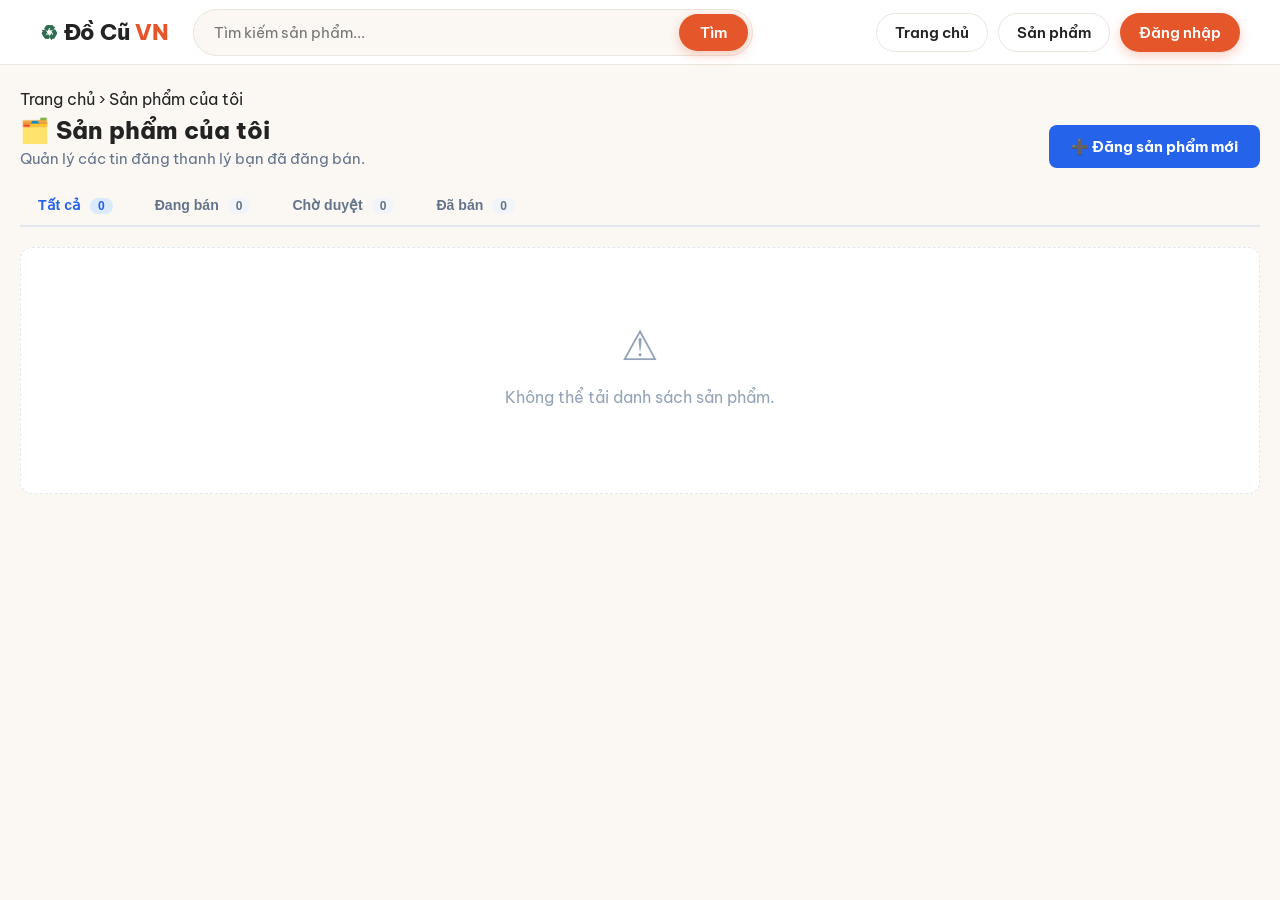
<file: my-products.html>
<!DOCTYPE html>
<html lang="vi">
<head>
<meta charset="UTF-8">
<meta name="viewport" content="width=device-width, initial-scale=1.0">
<title>Sản phẩm của tôi – Đồ Cũ VN</title>
<link rel="stylesheet" href="assets/css/style.css">
<style>
    
    .mp-wrap{ padding:24px 0 60px; }

    .mp-headrow{
        display:flex; justify-content:space-between; align-items:flex-end;
        flex-wrap:wrap; gap:14px; margin-bottom:18px;
    }
    .mp-headrow h1{ font-size:1.5rem; font-weight:800; margin:6px 0 4px; }
    .mp-headrow p{ color:#64748b; font-size:0.92rem; margin:0; }
    .mp-add-btn{
        background:#2563eb; color:#fff; border:none; padding:12px 22px;
        border-radius:8px; font-size:0.92rem; font-weight:700; cursor:pointer;
        text-decoration:none; display:inline-flex; align-items:center; gap:6px;
        white-space:nowrap; transition:.15s;
    }
    .mp-add-btn:hover{ background:#1d4ed8; }

    /* Tabs trạng thái */
    .mp-tabs{
        display:flex; gap:6px; border-bottom:2px solid #e2e8f0;
        margin-bottom:20px; overflow-x:auto;
    }
    .mp-tab{
        padding:11px 18px; font-size:0.88rem; font-weight:600; color:#64748b;
        cursor:pointer; border-bottom:2px solid transparent; margin-bottom:-2px;
        white-space:nowrap; transition:.15s; background:none; border-top:none; border-left:none; border-right:none;
    }
    .mp-tab:hover{ color:#2563eb; }
    .mp-tab.active{ color:#2563eb; border-bottom-color:#2563eb; }
    .mp-tab .cnt{
        display:inline-block; margin-left:5px; background:#f1f5f9; color:#64748b;
        border-radius:99px; padding:1px 8px; font-size:0.75rem;
    }
    .mp-tab.active .cnt{ background:#dbeafe; color:#2563eb; }

    /* Danh sách dạng thẻ */
    .mp-grid{ display:flex; flex-direction:column; gap:12px; }
    .mp-card{
        background:#fff; border:1px solid #e2e8f0; border-radius:12px;
        padding:14px; display:flex; gap:16px; align-items:center;
        transition:.15s;
    }
    .mp-card:hover{ box-shadow:0 4px 14px rgba(0,0,0,.06); }
    .mp-thumb{
        width:84px; height:84px; border-radius:10px; object-fit:cover;
        background:#f1f5f9; flex-shrink:0;
    }
    .mp-thumb-empty{
        width:84px; height:84px; border-radius:10px; background:#f1f5f9;
        display:flex; align-items:center; justify-content:center; font-size:1.6rem;
        flex-shrink:0; color:#cbd5e1;
    }
    .mp-info{ flex:1; min-width:0; }
    .mp-title{
        font-weight:700; font-size:0.98rem; color:#1e293b;
        white-space:nowrap; overflow:hidden; text-overflow:ellipsis; margin-bottom:4px;
    }
    .mp-meta{ font-size:0.82rem; color:#64748b; margin-bottom:6px; }
    .mp-price{ font-weight:800; color:#f97316; font-size:1.05rem; }

    .mp-status{
        display:inline-block; padding:4px 12px; border-radius:99px;
        font-size:0.78rem; font-weight:700; white-space:nowrap;
    }
    .mp-status.active{ background:#dcfce7; color:#16a34a; }
    .mp-status.sold{ background:#dbeafe; color:#2563eb; }
    .mp-status.pending{ background:#fef3c7; color:#b45309; }
    .mp-status.deleted{ background:#f1f5f9; color:#64748b; }

    .mp-actions{ display:flex; gap:8px; flex-shrink:0; }
    .mp-btn-edit, .mp-btn-del{
        padding:9px 16px; border-radius:8px; font-size:0.85rem; font-weight:600;
        cursor:pointer; text-decoration:none; text-align:center; border:1px solid transparent;
        transition:.15s;
    }
    .mp-btn-edit{ background:#eff6ff; color:#2563eb; }
    .mp-btn-edit:hover{ background:#dbeafe; }
    .mp-btn-del{ background:#fef2f2; color:#dc2626; }
    .mp-btn-del:hover{ background:#fee2e2; }

    .mp-empty{
        text-align:center; padding:70px 20px; color:#94a3b8;
        background:#fff; border:1px dashed #e2e8f0; border-radius:12px;
    }
    .mp-empty .icon{ font-size:2.6rem; margin-bottom:10px; }
    .mp-empty a{ color:#2563eb; font-weight:700; text-decoration:none; }

    #mp-message{ margin-bottom:14px; font-size:0.88rem; font-weight:600; display:none; padding:12px 14px; border-radius:8px; }
    #mp-message.success{ display:block; background:#f0fdf4; color:#16a34a; border:1px solid #bbf7d0; }
    #mp-message.error{ display:block; background:#fef2f2; color:#dc2626; border:1px solid #fecaca; }

    @media (max-width:600px){
        .mp-card{ flex-wrap:wrap; }
        .mp-actions{ width:100%; }
        .mp-btn-edit, .mp-btn-del{ flex:1; }
    }
</style>
</head>
<body>

<header>
    <div class="header-inner">
        <a class="logo" href="index.html">Đồ Cũ<span>VN</span></a>
        <div class="header-search">
            <input type="text" id="header-search-input" placeholder="Tìm kiếm sản phẩm..." autocomplete="off"
                   onkeydown="if(event.key==='Enter') goSearch()">
            <button class="btn btn-primary" onclick="goSearch()">Tìm</button>
        </div>
        <nav class="header-nav">
            <a href="index.html" class="btn btn-outline">Trang chủ</a>
            <a href="products.html" class="btn btn-outline">Sản phẩm</a>
            <a href="pages/login.html" class="btn btn-primary" id="nav-guest">Đăng nhập</a>
            <div class="nav-user-area" id="nav-user" style="display:none;">
                <a href="pages/cart.php" class="nav-cart-btn" id="nav-cart" title="Đơn hàng của tôi">
                    🛒
                    <span class="nav-cart-badge" id="nav-cart-count" style="display:none;">0</span>
                </a>
                <span class="nav-username" id="nav-username"></span>
                <a href="pages/logout.php" class="btn btn-outline" id="nav-logout">Đăng xuất</a>
            </div>
        </nav>
    </div>
</header>

<div class="container mp-wrap">

    <nav class="breadcrumb">
        <a href="index.html">Trang chủ</a> › <span>Sản phẩm của tôi</span>
    </nav>

    <div class="mp-headrow">
        <div>
            <h1>🗂️ Sản phẩm của tôi</h1>
            <p>Quản lý các tin đăng thanh lý bạn đã đăng bán.</p>
        </div>
        <a href="add-product.html" class="mp-add-btn">➕ Đăng sản phẩm mới</a>
    </div>

    <div id="mp-message"></div>

    <div class="mp-tabs" id="mp-tabs">
        <button class="mp-tab active" data-filter="all">Tất cả <span class="cnt" id="cnt-all">0</span></button>
        <button class="mp-tab" data-filter="active">Đang bán <span class="cnt" id="cnt-active">0</span></button>
        <button class="mp-tab" data-filter="pending">Chờ duyệt <span class="cnt" id="cnt-pending">0</span></button>
        <button class="mp-tab" data-filter="sold">Đã bán <span class="cnt" id="cnt-sold">0</span></button>
    </div>

    <div class="mp-grid" id="productList">
        <div class="loading"><div class="spinner"></div><p>Đang tải...</p></div>
    </div>

</div>

<script>
    function goSearch() {
        const q = document.getElementById('header-search-input').value.trim();
        if (q) window.location.href = `search.html?q=${encodeURIComponent(q)}`;
    }

    // Kiểm tra đăng nhập
    fetch('api/auth-check.php')
        .then(r => r.json())
        .then(data => {
            if (data.success && data.logged_in) {
                document.getElementById('nav-guest').style.display = 'none';
                document.getElementById('nav-user').style.display = 'flex';
                document.getElementById('nav-username').textContent =
                    '👤 ' + (data.user.fullname || data.user.username);
            } else {
                window.location.href = `pages/login.html?redirect=${encodeURIComponent('my-products.html')}`;
            }
        })
        .catch(() => {});

    const statusMap = {
        active:  { cls: 'active',  label: 'Đang bán' },
        sold:    { cls: 'sold',    label: 'Đã bán'   },
        pending: { cls: 'pending', label: 'Chờ duyệt' },
        deleted: { cls: 'deleted', label: 'Đã ẩn'     }
    };

    const CONDITION_LABEL = { new: 'Mới', like_new: 'Như mới', good: 'Còn tốt', fair: 'Khá cũ' };

    let allProducts = [];
    let currentFilter = 'all';

    function formatCurrency(value) {
        return Number(value).toLocaleString('vi-VN') + ' đ';
    }

    function renderList() {
        const tbody = document.getElementById('productList');
        const items = currentFilter === 'all'
            ? allProducts
            : allProducts.filter(p => p.status === currentFilter);

        if (items.length === 0) {
            tbody.innerHTML = `
                <div class="mp-empty">
                    <div class="icon">📭</div>
                    <p>${allProducts.length === 0
                        ? 'Bạn chưa đăng sản phẩm nào. <a href="add-product.html">Đăng ngay →</a>'
                        : 'Không có sản phẩm nào ở trạng thái này.'}</p>
                </div>`;
            return;
        }

        tbody.innerHTML = items.map(p => {
            const st = statusMap[p.status] || { cls: 'deleted', label: p.status };
            return `
            <div class="mp-card" data-id="${p.id}">
                ${p.image
                    ? `<img class="mp-thumb" src="${p.image}" alt="">`
                    : `<div class="mp-thumb-empty">🖼️</div>`}
                <div class="mp-info">
                    <div class="mp-title">${p.title}</div>
                    <div class="mp-meta">${p.category_name || ''}${p.condition_item ? ' · ' + (CONDITION_LABEL[p.condition_item] || p.condition_item) : ''}</div>
                    <div class="mp-price">${formatCurrency(p.price)}</div>
                </div>
                <span class="mp-status ${st.cls}">${st.label}</span>
                <div class="mp-actions">
                    <a href="edit-product.html?id=${p.id}" class="mp-btn-edit">Sửa</a>
                    <button class="mp-btn-del" data-id="${p.id}">Xóa</button>
                </div>
            </div>`;
        }).join('');
    }

    function updateCounts() {
        document.getElementById('cnt-all').textContent     = allProducts.length;
        document.getElementById('cnt-active').textContent  = allProducts.filter(p => p.status === 'active').length;
        document.getElementById('cnt-pending').textContent = allProducts.filter(p => p.status === 'pending').length;
        document.getElementById('cnt-sold').textContent    = allProducts.filter(p => p.status === 'sold').length;
    }

    async function loadProductsList() {
        const tbody = document.getElementById('productList');
        try {
            const res = await fetch('api/my-products.php', { credentials: 'include' });
            const data = await res.json();

            if (!data.success) {
                tbody.innerHTML = `<div class="mp-empty"><div class="icon">⚠️</div><p>${data.message || 'Không thể tải danh sách.'}</p></div>`;
                return;
            }

            allProducts = data.data;
            updateCounts();
            renderList();
        } catch (err) {
            tbody.innerHTML = `<div class="mp-empty"><div class="icon">⚠️</div><p>Không thể tải danh sách sản phẩm.</p></div>`;
        }
    }

    document.getElementById('mp-tabs').addEventListener('click', function (e) {
        const btn = e.target.closest('.mp-tab');
        if (!btn) return;
        document.querySelectorAll('.mp-tab').forEach(t => t.classList.remove('active'));
        btn.classList.add('active');
        currentFilter = btn.dataset.filter;
        renderList();
    });

    document.getElementById('productList').addEventListener('click', async function (e) {
        if (!e.target.classList.contains('mp-btn-del')) return;

        const id = e.target.dataset.id;
        if (!confirm('Bạn có chắc muốn xóa sản phẩm này?')) return;

        const messageBox = document.getElementById('mp-message');
        try {
            const res = await fetch('delete.php', {
                method: 'POST',
                headers: { 'Content-Type': 'application/json' },
                credentials: 'include',
                body: JSON.stringify({ product_id: id })
            });
            const data = await res.json();

            messageBox.className = data.success ? 'success' : 'error';
            messageBox.textContent = data.message;

            if (data.success) loadProductsList();
        } catch (err) {
            messageBox.className = 'error';
            messageBox.textContent = 'Có lỗi xảy ra, vui lòng thử lại.';
        }
    });

    loadProductsList();
</script>

</body>
</html>
</file>
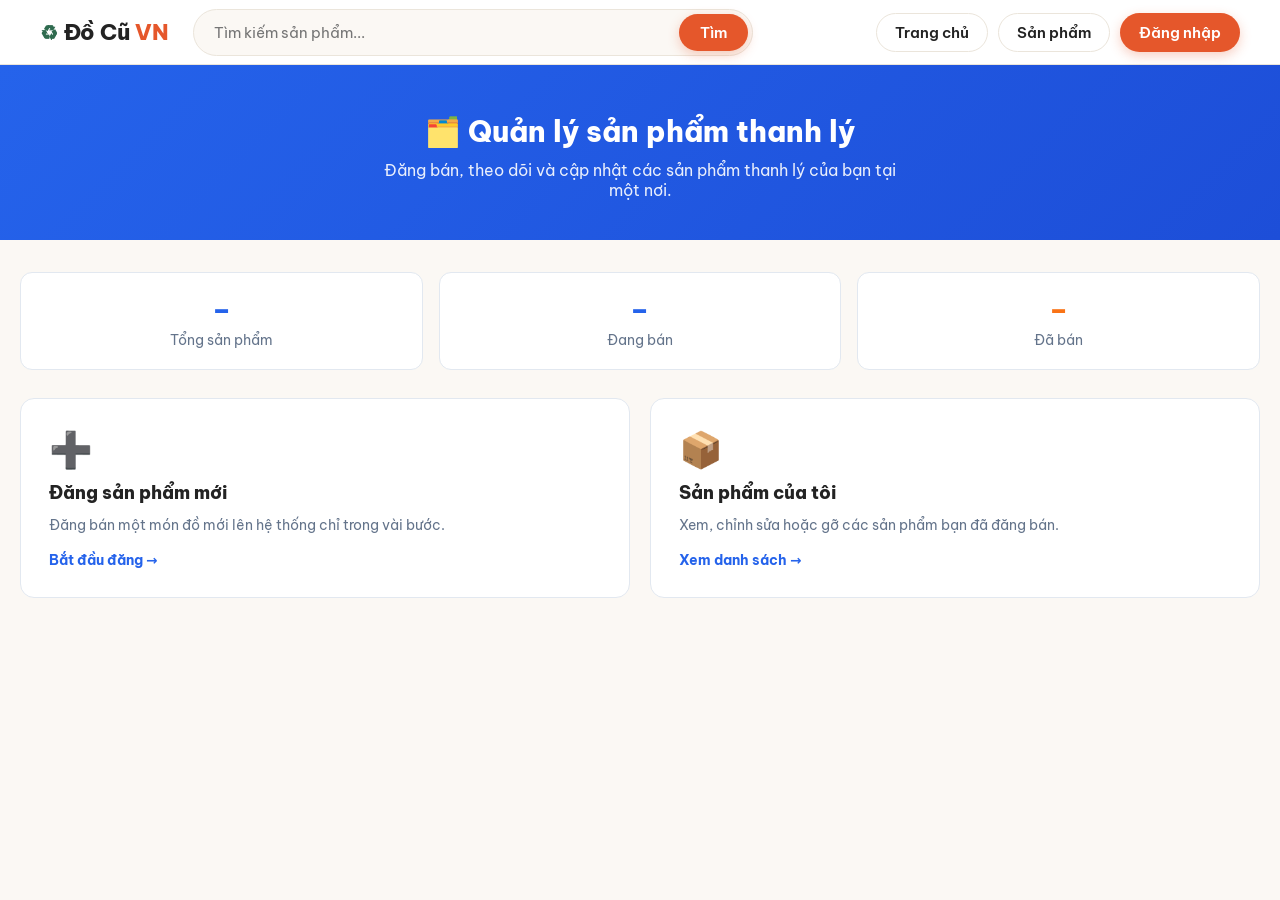
<file: product-manager.html>
<!DOCTYPE html>
<html lang="vi">
<head>
<meta charset="UTF-8">
<meta name="viewport" content="width=device-width, initial-scale=1.0">
<title>Quản lý sản phẩm – Đồ Cũ VN</title>
<link rel="stylesheet" href="assets/css/style.css">
<style>
   
    .pm-hero{
        background:linear-gradient(135deg,#2563eb,#1d4ed8);
        color:#fff; padding:48px 0 40px; text-align:center;
    }
    .pm-hero h1{ font-size:1.8rem; font-weight:800; margin:0 0 10px; }
    .pm-hero p{ font-size:0.98rem; opacity:.9; max-width:520px; margin:0 auto; }

    .pm-wrap{ padding:32px 0 60px; }

    .pm-stats{
        display:grid; grid-template-columns:repeat(3,1fr); gap:16px;
        margin-bottom:28px;
    }
    .pm-stat{
        background:#fff; border:1px solid #e2e8f0; border-radius:12px;
        padding:20px; text-align:center;
    }
    .pm-stat .num{ font-size:1.7rem; font-weight:800; color:#2563eb; }
    .pm-stat.orange .num{ color:#f97316; }
    .pm-stat .lbl{ font-size:0.85rem; color:#64748b; margin-top:4px; }

    .pm-actions{
        display:grid; grid-template-columns:1fr 1fr; gap:20px;
    }
    .pm-action-card{
        background:#fff; border:1px solid #e2e8f0; border-radius:14px;
        padding:28px; text-decoration:none; color:inherit;
        display:flex; flex-direction:column; gap:10px;
        transition:.18s;
    }
    .pm-action-card:hover{
        border-color:#2563eb; box-shadow:0 10px 24px rgba(37,99,235,.1);
        transform:translateY(-2px);
    }
    .pm-action-icon{ font-size:2.2rem; }
    .pm-action-card h3{ font-size:1.1rem; font-weight:800; margin:0; }
    .pm-action-card p{ font-size:0.88rem; color:#64748b; margin:0; line-height:1.6; }
    .pm-action-cta{ font-size:0.85rem; font-weight:700; color:#2563eb; margin-top:4px; }

    @media (max-width:700px){
        .pm-stats, .pm-actions{ grid-template-columns:1fr; }
    }
</style>
</head>
<body>

<header>
    <div class="header-inner">
        <a class="logo" href="index.html">Đồ Cũ<span>VN</span></a>
        <div class="header-search">
            <input type="text" id="header-search-input" placeholder="Tìm kiếm sản phẩm..." autocomplete="off"
                   onkeydown="if(event.key==='Enter') goSearch()">
            <button class="btn btn-primary" onclick="goSearch()">Tìm</button>
        </div>
        <nav class="header-nav">
            <a href="index.html" class="btn btn-outline">Trang chủ</a>
            <a href="products.html" class="btn btn-outline">Sản phẩm</a>
            <a href="pages/login.html" class="btn btn-primary" id="nav-guest">Đăng nhập</a>
            <div class="nav-user-area" id="nav-user" style="display:none;">
                <a href="pages/cart.php" class="nav-cart-btn" id="nav-cart" title="Đơn hàng của tôi">
                    🛒
                    <span class="nav-cart-badge" id="nav-cart-count" style="display:none;">0</span>
                </a>
                <span class="nav-username" id="nav-username"></span>
                <a href="pages/logout.php" class="btn btn-outline" id="nav-logout">Đăng xuất</a>
            </div>
        </nav>
    </div>
</header>

<section class="pm-hero">
    <h1>🗂️ Quản lý sản phẩm thanh lý</h1>
    <p>Đăng bán, theo dõi và cập nhật các sản phẩm thanh lý của bạn tại một nơi.</p>
</section>

<div class="container pm-wrap">

    <div class="pm-stats">
        <div class="pm-stat">
            <div class="num" id="stat-total">–</div>
            <div class="lbl">Tổng sản phẩm</div>
        </div>
        <div class="pm-stat">
            <div class="num" id="stat-active">–</div>
            <div class="lbl">Đang bán</div>
        </div>
        <div class="pm-stat orange">
            <div class="num" id="stat-sold">–</div>
            <div class="lbl">Đã bán</div>
        </div>
    </div>

    <div class="pm-actions">
        <a href="add-product.html" class="pm-action-card">
            <div class="pm-action-icon">➕</div>
            <h3>Đăng sản phẩm mới</h3>
            <p>Đăng bán một món đồ mới lên hệ thống chỉ trong vài bước.</p>
            <span class="pm-action-cta">Bắt đầu đăng →</span>
        </a>
        <a href="my-products.html" class="pm-action-card">
            <div class="pm-action-icon">📦</div>
            <h3>Sản phẩm của tôi</h3>
            <p>Xem, chỉnh sửa hoặc gỡ các sản phẩm bạn đã đăng bán.</p>
            <span class="pm-action-cta">Xem danh sách →</span>
        </a>
    </div>

</div>

<script>
    function goSearch() {
        const q = document.getElementById('header-search-input').value.trim();
        if (q) window.location.href = `search.html?q=${encodeURIComponent(q)}`;
    }

    // Kiểm tra đăng nhập
    fetch('api/auth-check.php')
        .then(r => r.json())
        .then(data => {
            if (data.success && data.logged_in) {
                document.getElementById('nav-guest').style.display = 'none';
                document.getElementById('nav-user').style.display = 'flex';
                document.getElementById('nav-username').textContent =
                    '👤 ' + (data.user.fullname || data.user.username);
            } else {
                window.location.href = `pages/login.html?redirect=${encodeURIComponent('product-manager.html')}`;
            }
        })
        .catch(() => {});

    // Thống kê nhanh
    fetch('api/my-products.php', { credentials: 'include' })
        .then(r => r.json())
        .then(data => {
            if (!data.success) return;
            const list = data.data;
            document.getElementById('stat-total').textContent  = list.length;
            document.getElementById('stat-active').textContent = list.filter(p => p.status === 'active').length;
            document.getElementById('stat-sold').textContent   = list.filter(p => p.status === 'sold').length;
        })
        .catch(() => {});
</script>

</body>
</html>
</file>
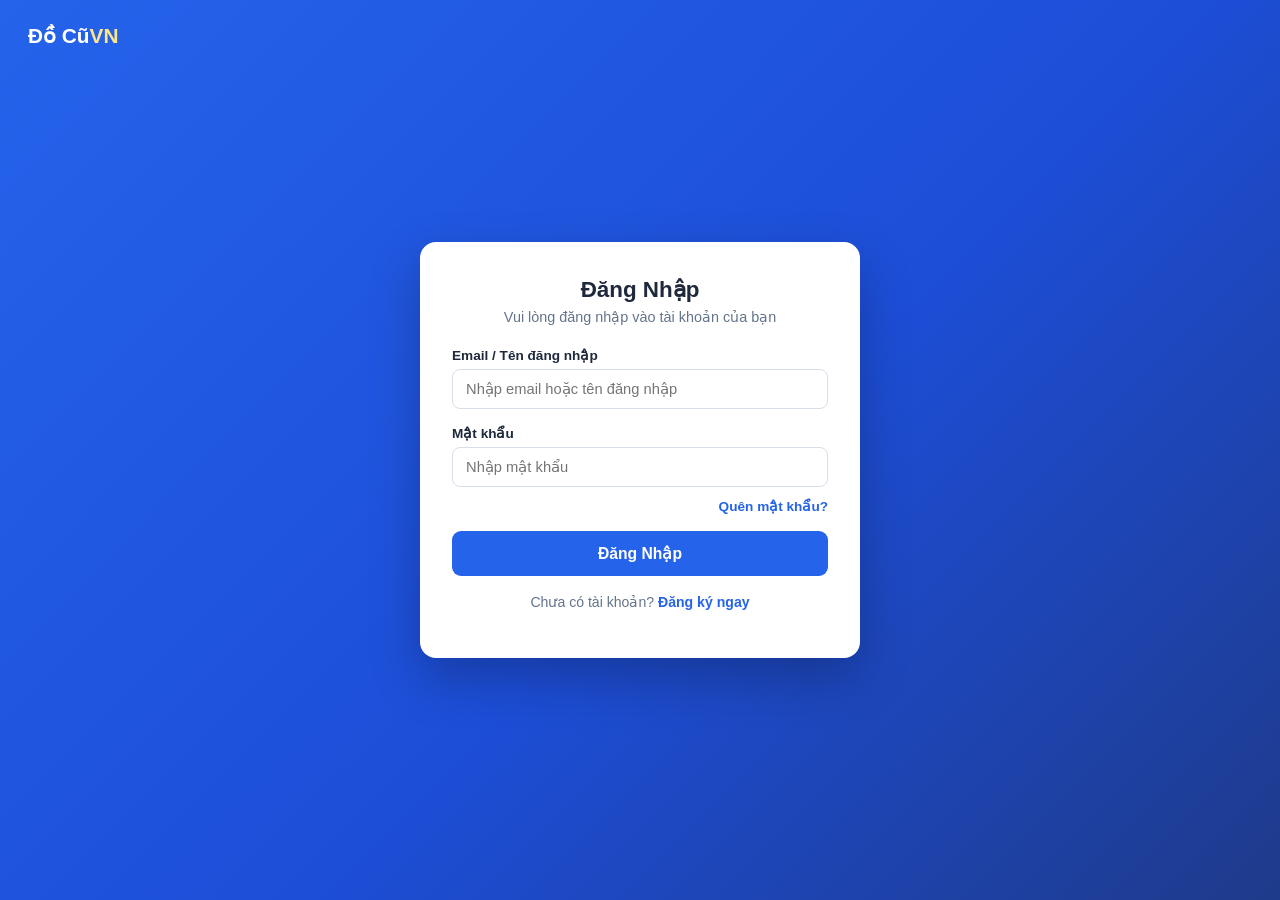
<file: pages/login.html>
<!DOCTYPE html>
<html lang="vi">
<head>
    <meta charset="UTF-8">
    <meta name="viewport" content="width=device-width, initial-scale=1.0">
    <title>Đăng nhập – Đồ Cũ VN</title>
    <style>
        *{ box-sizing:border-box; }
        body{
            margin:0; font-family:Arial,Helvetica,sans-serif;
            background:linear-gradient(135deg,#2563eb 0%,#1d4ed8 55%,#1e3a8a 100%);
            min-height:100vh; display:flex; align-items:center; justify-content:center;
            padding:30px 16px;
        }

        .brand{
            position:fixed; top:24px; left:28px; color:#fff;
            font-weight:900; font-size:1.3rem; text-decoration:none;
        }
        .brand span{ color:#fde68a; }

        .auth-wrapper{ width:100%; max-width:440px; }

        .auth-card{
            display:none; background:#fff; border-radius:16px;
            padding:34px 32px; box-shadow:0 20px 50px rgba(0,0,0,.25);
        }
        .auth-card.active{ display:block; }

        .auth-header{ text-align:center; margin-bottom:22px; }
        .auth-header.title-left{ text-align:left; }
        .auth-header h2{ margin:0 0 6px; font-size:1.4rem; font-weight:800; color:#1e293b; }
        .auth-header p{ margin:0; color:#64748b; font-size:0.9rem; }

        .form-group{ margin-bottom:16px; }
        .form-group label{
            display:block; font-weight:700; font-size:0.85rem;
            color:#1e293b; margin-bottom:6px;
        }
        .form-group input, .form-group select{
            width:100%; padding:11px 13px; border:1px solid #d8dee8;
            border-radius:8px; font-size:0.92rem; font-family:inherit;
            transition:.15s;
        }
        .form-group input:focus, .form-group select:focus{
            outline:none; border-color:#2563eb; box-shadow:0 0 0 3px rgba(37,99,235,.12);
        }

        .dob-group{ display:grid; grid-template-columns:1fr 1.4fr 1fr; gap:8px; }

        .form-actions{ text-align:right; margin:-6px 0 16px; }
        .forgot-link{ font-size:0.85rem; color:#2563eb; text-decoration:none; font-weight:600; }
        .forgot-link:hover{ text-decoration:underline; }

        .btn-submit{
            width:100%; background:#2563eb; color:#fff; border:none;
            padding:13px; border-radius:9px; font-size:0.98rem; font-weight:700;
            cursor:pointer; transition:.15s;
        }
        .btn-submit:hover{ background:#1d4ed8; }
        .btn-submit.btn-dark{ background:#1e293b; }
        .btn-submit.btn-dark:hover{ background:#0f172a; }

        .auth-footer{ text-align:center; margin-top:18px; font-size:0.88rem; color:#64748b; }
        .auth-footer a{ color:#2563eb; font-weight:700; text-decoration:none; }
        .auth-footer a:hover{ text-decoration:underline; }
        .auth-footer.text-center{ text-align:center; }

        .info-alert{
            background:#eff6ff; border:1px solid #bfdbfe; color:#1e40af;
            border-radius:8px; padding:12px 14px; font-size:0.83rem;
            line-height:1.6; margin-top:6px;
        }

        .inline-field{ display:flex; flex-direction:column; }

        .captcha-wrapper{
            display:flex; align-items:center; gap:10px; margin-bottom:18px;
        }
        .captcha-box{
            flex:1; background:#f1f5f9; border:1px dashed #cbd5e1;
            border-radius:8px; padding:10px; text-align:center;
        }
        #captcha-image-text{
            font-size:1.2rem; font-weight:800; letter-spacing:4px; color:#334155;
        }
        .btn-refresh-captcha{
            width:38px; height:38px; border:1px solid #d8dee8; border-radius:8px;
            background:#fff; cursor:pointer; font-size:1.1rem; color:#2563eb;
            flex-shrink:0;
        }
        .btn-refresh-captcha:hover{ background:#eff6ff; }

        .text-center{ text-align:center; }
    </style>
</head>
<body>

    <a class="brand" href="../index.html">Đồ Cũ<span>VN</span></a>

    <div class="auth-wrapper">

        <div id="login-card" class="auth-card active">
            <div class="auth-header">
                <h2>Đăng Nhập</h2>
                <p>Vui lòng đăng nhập vào tài khoản của bạn</p>
            </div>
            <form action="login.php" method="POST" class="auth-form">
                <div class="form-group">
                    <label for="login-email">Email / Tên đăng nhập</label>
                    <input type="text" id="login-email" name="username_email" placeholder="Nhập email hoặc tên đăng nhập" required>
                </div>
                <div class="form-group">
                    <label for="login-password">Mật khẩu</label>
                    <input type="password" id="login-password" name="password" placeholder="Nhập mật khẩu" required>
                </div>
                <div class="form-actions">
                    <a href="#" onclick="switchForm('forgot-card')" class="forgot-link">Quên mật khẩu?</a>
                </div>
                <button type="submit" class="btn-submit">Đăng Nhập</button>
            </form>
            <div class="auth-footer">
                <p>Chưa có tài khoản? <a href="#" onclick="switchForm('register-card')">Đăng ký ngay</a></p>
            </div>
        </div>

        <div id="register-card" class="auth-card">
            <div class="auth-header">
                <h2>Đăng Ký Tài Khoản</h2>
                <p>Tạo tài khoản mới nhanh chóng và dễ dàng</p>
            </div>
            <form action="register.php" method="POST" class="auth-form">
                <div class="form-group">
                    <label for="reg-username">Tên đăng nhập</label>
                    <input type="text" id="reg-username" name="username" placeholder="Ví dụ: nguyenvana" required>
                </div>
                <div class="form-group">
                    <label for="reg-email">Địa chỉ Email</label>
                    <input type="email" id="reg-email" name="email" placeholder="Ví dụ: ana@example.com" required>
                </div>
                <div class="form-group">
                    <label for="reg-password">Mật khẩu</label>
                    <input type="password" id="reg-password" name="password" placeholder="Tối thiểu 6 ký tự" required>
                </div>
                <div class="form-group">
                    <label for="reg-confirm-password">Xác nhận mật khẩu</label>
                    <input type="password" id="reg-confirm-password" name="confirm_password" placeholder="Nhập lại mật khẩu" required>
                </div>

                <div class="form-group">
                    <label for="reg-gender">Giới tính</label>
                    <select id="reg-gender" name="gender" required>
                        <option value="" disabled selected>Chọn giới tính</option>
                        <option value="Nam">Nam</option>
                        <option value="Nữ">Nữ</option>
                        <option value="Khác">Khác</option>
                    </select>
                </div>

                <div class="form-group">
                    <label>Ngày sinh</label>
                    <div class="dob-group">
                        <select name="dob_day" id="dob_day" required>
                            <option value="" disabled selected>Ngày</option>
                        </select>
                        <select name="dob_month" id="dob_month" required>
                            <option value="" disabled selected>Tháng</option>
                        </select>
                        <select name="dob_year" id="dob_year" required>
                            <option value="" disabled selected>Năm</option>
                        </select>
                    </div>
                </div>

                <div class="form-group">
                    <label for="reg-phone">Điện thoại</label>
                    <input type="tel" id="reg-phone" name="phone" placeholder="Nhập số điện thoại" required>
                </div>

                <div class="form-group">
                    <label for="reg-address">Địa chỉ</label>
                    <input type="text" id="reg-address" name="address" placeholder="Số nhà, đường, phường/xã, quận/huyện, tỉnh/thành" required>
                </div>

                <button type="submit" class="btn-submit">Đăng Ký</button>
            </form>
            <div class="auth-footer">
                <p>Đã có tài khoản? <a href="#" onclick="switchForm('login-card')">Đăng nhập</a></p>
            </div>
        </div>

        <div id="forgot-card" class="auth-card">
            <div class="auth-header title-left">
                <h2>Quên mật khẩu</h2>
                <div class="info-alert">
                    ✔ Điền vào email của bạn để yêu cầu một mật khẩu mới. Một email sẽ được gửi đến địa chỉ này để xác minh.
                </div>
            </div>
            <form action="forgot.php" method="POST" class="auth-form" style="margin-top:18px;">
                <div class="form-group inline-field">
                    <label for="forgot-email">Email</label>
                    <input type="email" id="forgot-email" name="email" required>
                </div>

                <div class="form-group inline-field">
                    <label for="forgot-captcha">Mã xác nhận</label>
                    <input type="text" id="forgot-captcha" name="captcha_code" required>
                </div>

                <div class="captcha-wrapper">
                    <div class="captcha-box">
                        <span id="captcha-image-text">082518</span>
                    </div>
                    <button type="button" class="btn-refresh-captcha" onclick="refreshCaptcha()" title="Đổi mã xác nhận">
                        &#8635;
                    </button>
                </div>

                <button type="submit" class="btn-submit btn-dark">Gửi mật khẩu</button>
            </form>
            <div class="auth-footer text-center">
                <p>Quay lại <a href="#" onclick="switchForm('login-card')">Đăng nhập</a></p>
            </div>
        </div>

    </div>

    <script>
        function switchForm(cardId) {
            const cards = document.querySelectorAll('.auth-card');
            cards.forEach(card => card.classList.remove('active'));

            const targetCard = document.getElementById(cardId);
            if (targetCard) {
                targetCard.classList.add('active');
            }
        }

        function refreshCaptcha() {
            const num = Math.floor(100000 + Math.random() * 900000);
            document.getElementById('captcha-image-text').innerText = num;
        }

        document.addEventListener("DOMContentLoaded", function() {

            const daySelect = document.getElementById("dob_day");
            const monthSelect = document.getElementById("dob_month");
            const yearSelect = document.getElementById("dob_year");

            for (let i = 1; i <= 31; i++) {
                let opt = document.createElement("option"); opt.value = i; opt.textContent = i;
                daySelect.appendChild(opt);
            }
            for (let i = 1; i <= 12; i++) {
                let opt = document.createElement("option"); opt.value = i; opt.textContent = "Tháng " + i;
                monthSelect.appendChild(opt);
            }
            const currentYear = new Date().getFullYear();
            for (let i = currentYear; i >= currentYear - 100; i--) {
                let opt = document.createElement("option"); opt.value = i; opt.textContent = i;
                yearSelect.appendChild(opt);
            }
        });
    </script>
</body>
</html>
</file>
<file: assets/css/style.css>
@import url('https://fonts.googleapis.com/css2?family=Be+Vietnam+Pro:wght@400;500;600;700;800&display=swap');

:root{
    /* Màu thương hiệu */
    --ember: #E5572B;
    --ember-dark: #C2431A;
    --ember-light: #FDECE4;
    --moss: #2F6B4F;
    --moss-light: #E4F2EA;
    --gold: #F0A93E;

    /* Trung tính */
    --ink: #232323;
    --charcoal: #6B6660;
    --cream: #FBF8F4;
    --line: #EBE5DB;
    --white: #FFFFFF;

    /* Bố cục */
    --radius-sm: 8px;
    --radius-md: 14px;
    --radius-lg: 22px;
    --shadow-card: 0 2px 12px rgba(35,30,25,.07);
    --shadow-hover: 0 14px 28px rgba(35,30,25,.14);
    --header-h: 64px;
    --container-w: 1240px;
}

*,*::before,*::after{ box-sizing:border-box; }

html{ scroll-behavior:smooth; }

body{
    margin:0;
    font-family:'Be Vietnam Pro', system-ui, sans-serif;
    color:var(--ink);
    background:var(--cream);
    -webkit-font-smoothing:antialiased;
    padding-bottom:0;
}

a{ text-decoration:none; color:inherit; }
ul{ list-style:none; margin:0; padding:0; }
img{ max-width:100%; display:block; }

:focus-visible{
    outline:2px solid var(--ember);
    outline-offset:2px;
}

.container{
    max-width:var(--container-w);
    margin:0 auto;
    padding:0 20px;
}



.btn{
    display:inline-flex;
    align-items:center;
    justify-content:center;
    gap:6px;
    font-family:inherit;
    font-size:14.5px;
    font-weight:600;
    padding:9px 18px;
    border-radius:999px;
    border:1.5px solid transparent;
    cursor:pointer;
    transition:all .18s ease;
    white-space:nowrap;
}

.btn-primary{
    background:var(--ember);
    color:var(--white);
    box-shadow:0 4px 12px rgba(229,87,43,.28);
}
.btn-primary:hover{
    background:var(--ember-dark);
    transform:translateY(-1px);
}

.btn-outline{
    background:transparent;
    color:var(--ink);
    border-color:var(--line);
}
.btn-outline:hover{
    border-color:var(--ember);
    color:var(--ember-dark);
    background:var(--ember-light);
}



header{
    position:sticky;
    top:0;
    z-index:100;
    background:var(--white);
    border-bottom:1px solid var(--line);
}

.header-inner{
    max-width:var(--container-w);
    margin:0 auto;
    padding:0 20px;
    height:var(--header-h);
    display:flex;
    align-items:center;
    gap:24px;
}

.logo{
    font-family:'Be Vietnam Pro', sans-serif;
    font-weight:800;
    font-size:22px;
    letter-spacing:-.3px;
    color:var(--ink);
    flex-shrink:0;
    display:flex;
    align-items:center;
    gap:6px;
}
.logo::before{
    content:"♻";
    font-size:20px;
    color:var(--moss);
}
.logo span{ color:var(--ember); }

.header-search{
    flex:1;
    max-width:560px;
    display:flex;
    background:var(--cream);
    border:1.5px solid var(--line);
    border-radius:999px;
    padding:4px 4px 4px 18px;
    transition:border-color .15s ease;
}
.header-search:focus-within{
    border-color:var(--ember);
}
.header-search input{
    flex:1;
    border:none;
    background:transparent;
    font-family:inherit;
    font-size:14.5px;
    outline:none;
    color:var(--ink);
}
.header-search .btn{
    padding:8px 20px;
}

.header-nav{
    display:flex;
    align-items:center;
    gap:10px;
    margin-left:auto;
    flex-shrink:0;
}

.nav-user-area{
    display:flex;
    align-items:center;
    gap:14px;
}

.nav-cart-btn{
    position:relative;
    font-size:20px;
    width:40px;
    height:40px;
    display:flex;
    align-items:center;
    justify-content:center;
    border-radius:50%;
    background:var(--cream);
    transition:background .15s ease;
}
.nav-cart-btn:hover{ background:var(--ember-light); }

.nav-cart-badge{
    position:absolute;
    top:-2px;
    right:-2px;
    background:var(--ember);
    color:var(--white);
    font-size:11px;
    font-weight:700;
    min-width:18px;
    height:18px;
    border-radius:999px;
    display:flex;
    align-items:center;
    justify-content:center;
    padding:0 4px;
    border:2px solid var(--white);
}

.nav-username{
    font-weight:600;
    font-size:14px;
    color:var(--ink);
    white-space:nowrap;
}


.nav-toggle{
    display:none;
    width:40px;
    height:40px;
    border:none;
    background:transparent;
    cursor:pointer;
    flex-direction:column;
    align-items:center;
    justify-content:center;
    gap:4px;
}
.nav-toggle span{
    width:22px;
    height:2px;
    background:var(--ink);
    border-radius:2px;
    transition:transform .2s ease, opacity .2s ease;
}



.hero{
    background:linear-gradient(120deg, var(--ember) 0%, #F07A44 55%, var(--gold) 100%);
    color:var(--white);
    padding:52px 0 64px;
    position:relative;
    overflow:hidden;
}
.hero::after{
    content:"";
    position:absolute;
    right:-60px;
    bottom:-80px;
    width:280px;
    height:280px;
    border-radius:50%;
    background:rgba(255,255,255,.10);
}
.hero .container{ position:relative; z-index:1; }

.hero h1{
    font-size:clamp(26px, 4vw, 38px);
    font-weight:800;
    margin:0 0 10px;
    letter-spacing:-.4px;
}
.hero p{
    font-size:16px;
    opacity:.92;
    margin:0 0 26px;
    max-width:520px;
}

.hero-search{
    display:flex;
    max-width:560px;
    background:var(--white);
    border-radius:999px;
    padding:5px 5px 5px 20px;
    box-shadow:var(--shadow-hover);
}
.hero-search input{
    flex:1;
    border:none;
    outline:none;
    font-family:inherit;
    font-size:15px;
    color:var(--ink);
}
.hero-search button{
    border:none;
    background:var(--ink);
    color:var(--white);
    font-weight:700;
    font-size:14px;
    padding:12px 22px;
    border-radius:999px;
    cursor:pointer;
    transition:background .15s ease;
}
.hero-search button:hover{ background:var(--ember-dark); }


.hero-cta{
    display:flex;
    gap:14px;
    flex-wrap:wrap;
}
.cta-primary, .cta-outline{
    display:inline-flex;
    align-items:center;
    gap:8px;
    font-size:15px;
    font-weight:700;
    padding:13px 26px;
    border-radius:999px;
    transition:all .18s ease;
}
.cta-primary{
    background:var(--white);
    color:var(--ember-dark);
    box-shadow:var(--shadow-hover);
}
.cta-primary:hover{
    transform:translateY(-2px);
    box-shadow:0 18px 32px rgba(0,0,0,.18);
}
.cta-outline{
    background:rgba(255,255,255,.12);
    color:var(--white);
    border:1.5px solid rgba(255,255,255,.55);
}
.cta-outline:hover{
    background:rgba(255,255,255,.22);
    border-color:var(--white);
    transform:translateY(-2px);
}

.trust-strip{
    display:grid;
    grid-template-columns:repeat(4, 1fr);
    gap:16px;
    max-width:var(--container-w);
    margin:-28px auto 0;
    padding:18px 24px;
    background:var(--white);
    border-radius:var(--radius-lg);
    box-shadow:var(--shadow-card);
    position:relative;
    z-index:2;
}
.trust-item{
    display:flex;
    align-items:center;
    gap:10px;
    font-size:13.5px;
    font-weight:600;
    color:var(--charcoal);
    white-space:nowrap;
}
.trust-item .dot{
    width:34px;
    height:34px;
    border-radius:50%;
    background:var(--moss-light);
    color:var(--moss);
    display:flex;
    align-items:center;
    justify-content:center;
    font-size:16px;
    flex-shrink:0;
}


.section{ padding:40px 0; }

.section-alt{
    background:var(--white);
    border-top:1px solid var(--line);
    border-bottom:1px solid var(--line);
}

.section-title{
    font-size:19px;
    font-weight:800;
    color:var(--ink);
    margin-bottom:18px;
    display:flex;
    align-items:center;
    gap:8px;
}

.section-sub{
    font-size:14px;
    color:var(--charcoal);
    margin:-10px 0 22px;
    max-width:620px;
}


.category-list{
    display:flex;
    gap:12px;
    overflow-x:auto;
    padding:4px 4px 12px;
    scrollbar-width:none;
}
.category-list::-webkit-scrollbar{ display:none; }

.category-chip{
    position:relative;
    flex-shrink:0;
    display:flex;
    align-items:center;
    gap:8px;
    background:var(--white);
    border:1.5px dashed var(--line);
    padding:10px 18px 10px 26px;
    border-radius:var(--radius-sm) var(--radius-md) var(--radius-md) var(--radius-sm);
    font-size:14px;
    font-weight:600;
    color:var(--charcoal);
    transition:all .18s ease;
}

.category-chip::before{
    content:"";
    position:absolute;
    left:10px;
    top:50%;
    transform:translateY(-50%);
    width:6px;
    height:6px;
    border-radius:50%;
    background:var(--cream);
    border:1.5px solid var(--line);
}
.category-chip:hover{
    border-color:var(--ember);
    color:var(--ember-dark);
    transform:rotate(-1deg) translateY(-2px);
}
.category-chip.active{
    background:var(--ember);
    border-style:solid;
    border-color:var(--ember);
    color:var(--white);
}
.category-chip.active::before{
    background:rgba(255,255,255,.6);
    border-color:rgba(255,255,255,.8);
}


.product-grid{
    display:grid;
    grid-template-columns:repeat(4, 1fr);
    gap:18px;
}


.product-card{
    background:var(--white);
    border-radius:var(--radius-md);
    overflow:hidden;
    box-shadow:var(--shadow-card);
    transition:box-shadow .2s ease, transform .2s ease;
    display:flex;
    flex-direction:column;
}
.product-card:hover{
    box-shadow:var(--shadow-hover);
    transform:translateY(-3px);
}
.product-card-img{
    position:relative;
    aspect-ratio:1/1;
    background:var(--cream);
    overflow:hidden;
}
.product-card-img img{
    width:100%;
    height:100%;
    object-fit:cover;
}
.product-condition{
    position:absolute;
    top:10px;
    left:10px;
    font-size:11px;
    font-weight:700;
    padding:4px 9px;
    border-radius:999px;
    background:rgba(255,255,255,.94);
    color:var(--moss);
    display:flex;
    align-items:center;
    gap:4px;
}
.product-condition::before{
    content:"";
    width:6px;
    height:6px;
    border-radius:50%;
    background:currentColor;
}
.product-condition.fair{ color:var(--gold); }
.product-condition.good{ color:var(--ember-dark); }

.product-card-body{
    padding:12px 14px 14px;
    display:flex;
    flex-direction:column;
    gap:6px;
    flex:1;
}
.product-card-title{
    font-size:14px;
    font-weight:600;
    line-height:1.4;
    color:var(--ink);
    display:-webkit-box;
    -webkit-line-clamp:2;
    -webkit-box-orient:vertical;
    overflow:hidden;
    min-height:39px;
}
.product-price{
    font-size:17px;
    font-weight:800;
    color:var(--ember-dark);
}
.product-meta{
    display:flex;
    justify-content:space-between;
    align-items:center;
    font-size:12px;
    color:var(--charcoal);
    margin-top:auto;
}

.loading{
    grid-column:1/-1;
    display:flex;
    flex-direction:column;
    align-items:center;
    justify-content:center;
    padding:60px 0;
    color:var(--charcoal);
    gap:14px;
}
.spinner{
    width:34px;
    height:34px;
    border:3px solid var(--line);
    border-top-color:var(--ember);
    border-radius:50%;
    animation:spin .7s linear infinite;
}
@keyframes spin{ to{ transform:rotate(360deg); } }

.empty-state{
    grid-column:1/-1;
    text-align:center;
    padding:50px 20px;
    color:var(--charcoal);
    font-size:14px;
}

.pagination{
    display:flex;
    justify-content:center;
    gap:8px;
    margin-top:28px;
}
.pagination a, .pagination span{
    min-width:36px;
    height:36px;
    border-radius:var(--radius-sm);
    display:flex;
    align-items:center;
    justify-content:center;
    font-size:14px;
    font-weight:600;
    color:var(--charcoal);
    background:var(--white);
    border:1px solid var(--line);
}
.pagination a:hover{ border-color:var(--ember); color:var(--ember-dark); }
.pagination a.disabled{
    pointer-events:none;
    opacity:.4;
}
.pagination .active{
    background:var(--ember);
    border-color:var(--ember);
    color:var(--white);
}



.promo-wrap{
    display:grid;
    grid-template-columns:2fr 1fr;
    gap:18px;
}

.promo-carousel{
    position:relative;
    border-radius:var(--radius-lg);
    overflow:hidden;
    min-height:220px;
    background:linear-gradient(120deg, var(--moss) 0%, #3E8567 100%);
}
.promo-slide{
    display:none;
    flex-direction:column;
    justify-content:center;
    align-items:flex-start;
    gap:10px;
    height:100%;
    min-height:220px;
    padding:36px 40px;
    color:var(--white);
}
.promo-slide.active{ display:flex; }
.promo-slide .tag{
    display:inline-block;
    background:rgba(255,255,255,.16);
    border:1px solid rgba(255,255,255,.35);
    color:var(--white);
    font-size:11.5px;
    font-weight:700;
    letter-spacing:.3px;
    padding:5px 12px;
    border-radius:999px;
}
.promo-slide h3{
    font-size:24px;
    font-weight:800;
    margin:4px 0 0;
    max-width:420px;
}
.promo-slide p{
    font-size:14px;
    opacity:.9;
    margin:0 0 8px;
    max-width:420px;
}
.promo-slide a{
    background:var(--white);
    color:var(--moss);
    font-weight:700;
    font-size:14px;
    padding:10px 22px;
    border-radius:999px;
    transition:transform .18s ease;
}
.promo-slide a:hover{ transform:translateY(-2px); }

.promo-dots{
    position:absolute;
    left:40px;
    bottom:18px;
    display:flex;
    gap:8px;
}
.promo-dots span{
    width:8px;
    height:8px;
    border-radius:50%;
    background:rgba(255,255,255,.4);
    cursor:pointer;
    transition:background .15s ease, width .15s ease;
}
.promo-dots span.active{
    background:var(--white);
    width:22px;
    border-radius:999px;
}

.promo-side{
    display:flex;
    flex-direction:column;
    gap:18px;
}
.promo-card{
    flex:1;
    border-radius:var(--radius-lg);
    padding:22px 24px;
    color:var(--white);
    display:flex;
    flex-direction:column;
    gap:8px;
    justify-content:center;
}
.promo-card .tag{
    display:inline-block;
    background:rgba(255,255,255,.2);
    font-size:10.5px;
    font-weight:700;
    letter-spacing:.3px;
    padding:4px 10px;
    border-radius:999px;
    align-self:flex-start;
}
.promo-card h4{
    font-size:16px;
    font-weight:800;
    margin:2px 0 0;
}
.promo-card p{
    font-size:12.5px;
    opacity:.9;
    margin:0;
}
.promo-card.c1{ background:linear-gradient(135deg, var(--ember) 0%, #F0A93E 100%); }
.promo-card.c2{ background:linear-gradient(135deg, #2F6B4F 0%, #1F4A37 100%); }

/

.feature-grid{
    display:grid;
    grid-template-columns:repeat(4, 1fr);
    gap:18px;
}
.feature-card{
    background:var(--white);
    border:1px solid var(--line);
    border-radius:var(--radius-md);
    padding:24px 20px;
    text-align:center;
    transition:box-shadow .2s ease, transform .2s ease;
}
.feature-card:hover{
    box-shadow:var(--shadow-card);
    transform:translateY(-3px);
}
.feature-card .f-icon{
    width:46px;
    height:46px;
    margin:0 auto 14px;
    display:flex;
    align-items:center;
    justify-content:center;
    border-radius:50%;
    background:var(--moss-light);
    color:var(--moss);
    font-size:20px;
}
.feature-card h4{
    font-size:15px;
    font-weight:700;
    margin:0 0 8px;
    color:var(--ink);
}
.feature-card p{
    font-size:13px;
    color:var(--charcoal);
    margin:0;
    line-height:1.55;
}


.steps-grid{
    display:grid;
    grid-template-columns:repeat(3, 1fr);
    gap:20px;
}
.step-card{
    background:var(--cream);
    border:1.5px dashed var(--line);
    border-radius:var(--radius-md);
    padding:26px 22px;
    position:relative;
}
.step-num{
    width:34px;
    height:34px;
    display:flex;
    align-items:center;
    justify-content:center;
    border-radius:50%;
    background:var(--ember);
    color:var(--white);
    font-weight:800;
    font-size:15px;
    margin-bottom:14px;
}
.step-card h4{
    font-size:15px;
    font-weight:700;
    margin:0 0 8px;
    color:var(--ink);
}
.step-card p{
    font-size:13px;
    color:var(--charcoal);
    margin:0;
    line-height:1.55;
}



.nav-account{ position:relative; }
.nav-account-btn{
    display:flex;
    align-items:center;
    gap:6px;
    background:none;
    border:1px solid transparent;
    padding:8px 12px;
    border-radius:var(--radius-sm);
    cursor:pointer;
    font-size:14.5px;
    font-weight:700;
    color:var(--ink);
    font-family:inherit;
    transition:.15s;
}
.nav-account-btn:hover{
    background:var(--cream);
    border-color:var(--line);
}
.nav-account-caret{
    font-size:.7rem;
    color:var(--charcoal);
    transition:transform .15s;
}
.nav-account.open .nav-account-caret{ transform:rotate(180deg); }
.nav-account-menu{
    display:none;
    position:absolute;
    top:calc(100% + 8px);
    right:0;
    min-width:190px;
    background:var(--white);
    border:1px solid var(--line);
    border-radius:var(--radius-md);
    box-shadow:var(--shadow-hover);
    padding:6px;
    z-index:50;
}
.nav-account-menu a{
    display:flex;
    align-items:center;
    gap:8px;
    padding:10px 12px;
    border-radius:var(--radius-sm);
    color:var(--ink);
    text-decoration:none;
    font-size:14px;
    font-weight:600;
    white-space:nowrap;
}
.nav-account-menu a:hover{ background:var(--cream); }
.nav-account-menu hr{
    border:none;
    border-top:1px solid var(--line);
    margin:4px 6px;
}
.nav-account:hover .nav-account-menu,
.nav-account.open .nav-account-menu{ display:block; }



footer{
    background:var(--ink);
    color:#D8D4CC;
    padding:44px 0 90px;
    margin-top:20px;
    font-size:13.5px;
}
footer .footer-grid{
    display:grid;
    grid-template-columns:1.4fr 1fr 1fr 1fr;
    gap:28px;
}
footer h4{
    color:var(--white);
    font-size:14px;
    margin:0 0 12px;
}
footer li{ margin-bottom:8px; opacity:.85; }
footer .footer-bottom{
    margin-top:28px;
    padding-top:18px;
    border-top:1px solid rgba(255,255,255,.1);
    opacity:.6;
}



.mobile-tabbar{
    display:none;
}



@media (max-width: 1024px){
    .product-grid{ grid-template-columns:repeat(3, 1fr); }
    footer .footer-grid{ grid-template-columns:1.4fr 1fr 1fr; }
    .feature-grid{ grid-template-columns:repeat(2, 1fr); }
    .steps-grid{ grid-template-columns:repeat(2, 1fr); }
}


@media (max-width: 768px){

    .container{ padding:0 14px; }

    .header-inner{ gap:10px; padding:0 14px; }
    .logo{ font-size:19px; }
    .header-search{ order:3; flex-basis:100%; max-width:none; margin-top:8px; }
    .header-inner{ flex-wrap:wrap; height:auto; padding-top:10px; padding-bottom:10px; }

    .nav-toggle{ display:flex; }

    .header-nav{
        position:fixed;
        top:var(--header-h);
        left:0;
        right:0;
        background:var(--white);
        flex-direction:column;
        align-items:stretch;
        gap:0;
        padding:8px 14px 16px;
        border-bottom:1px solid var(--line);
        transform:translateY(-8px);
        opacity:0;
        pointer-events:none;
        transition:all .2s ease;
        margin-left:0;
    }
    .header-nav.open{
        transform:translateY(0);
        opacity:1;
        pointer-events:auto;
    }
    .header-nav .btn{ width:100%; justify-content:flex-start; margin:4px 0; }
    .nav-user-area{ flex-direction:column; align-items:stretch; width:100%; }
    .nav-cart-btn{ display:none; } 

    .hero{ padding:32px 0 46px; }
    .hero p{ font-size:14px; }
    .hero-search{ padding:4px 4px 4px 16px; }
    .hero-search button{ padding:11px 16px; font-size:13px; }
    .hero-cta{ gap:10px; }
    .cta-primary, .cta-outline{ padding:11px 20px; font-size:14px; }

    .promo-wrap{ grid-template-columns:1fr; }
    .promo-side{ flex-direction:row; }
    .promo-slide{ padding:26px 22px; min-height:190px; }
    .promo-slide h3{ font-size:19px; }
    .promo-dots{ left:22px; }

    .feature-grid{ grid-template-columns:repeat(2, 1fr); }
    .steps-grid{ grid-template-columns:1fr; }

    .trust-strip{
        grid-template-columns:repeat(2, 1fr);
        margin:-20px 14px 0;
        gap:14px 18px;
        padding:16px;
    }
    .trust-item{ font-size:12.5px; white-space:normal; }

    .product-grid{ grid-template-columns:repeat(2, 1fr); gap:12px; }
    .product-card-title{ font-size:13px; min-height:36px; }
    .product-price{ font-size:15px; }

    footer{ padding:32px 0 96px; }
    footer .footer-grid{ grid-template-columns:1fr 1fr; gap:22px; }

    
    .mobile-tabbar{
        display:flex;
        position:fixed;
        bottom:0;
        left:0;
        right:0;
        z-index:100;
        background:var(--white);
        border-top:1px solid var(--line);
        box-shadow:0 -6px 18px rgba(35,30,25,.06);
    }
    .mobile-tabbar a{
        flex:1;
        display:flex;
        flex-direction:column;
        align-items:center;
        gap:3px;
        padding:9px 0 8px;
        font-size:11px;
        font-weight:600;
        color:var(--charcoal);
        position:relative;
    }
    .mobile-tabbar a .tab-icon{ font-size:19px; }
    .mobile-tabbar a.active{ color:var(--ember-dark); }
    .mobile-tabbar .tab-badge{
        position:absolute;
        top:2px;
        right:calc(50% - 20px);
        background:var(--ember);
        color:var(--white);
        font-size:9.5px;
        min-width:15px;
        height:15px;
        border-radius:999px;
        display:flex;
        align-items:center;
        justify-content:center;
        padding:0 3px;
    }
}

@media (max-width: 420px){
    .product-grid{ gap:10px; }
    .trust-strip{ display:none; } 
}


.ap-drop{
    display:flex !important;
    flex-direction:column !important;
    align-items:center !important;
    justify-content:center !important;
    text-align:center !important;
    float:none !important;
    position:static !important;
    overflow:visible !important;
}
.ap-drop-icon, .ap-drop p, .ap-drop small{
    display:block !important;
    width:100% !important;
    white-space:normal !important;
    position:static !important;
    float:none !important;
    background:none !important;
    border:none !important;
    box-shadow:none !important;
}
</file>
